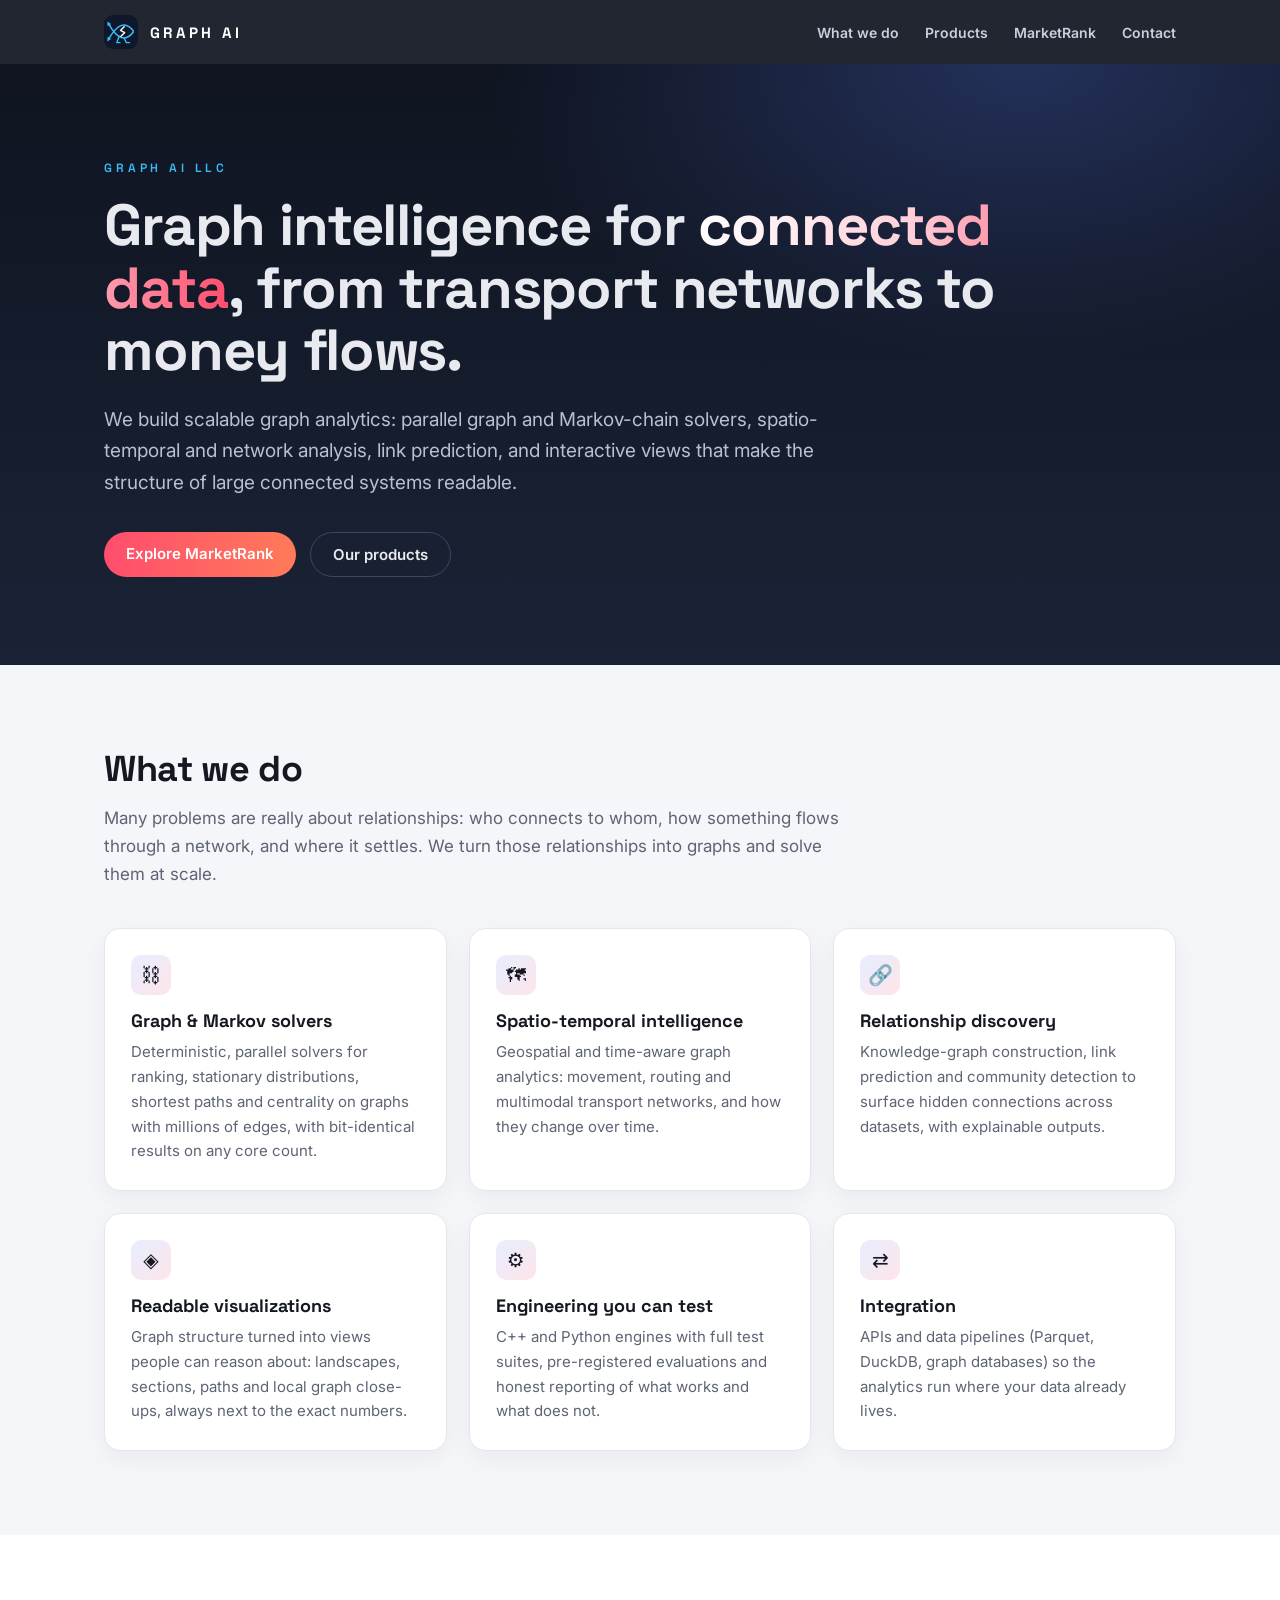
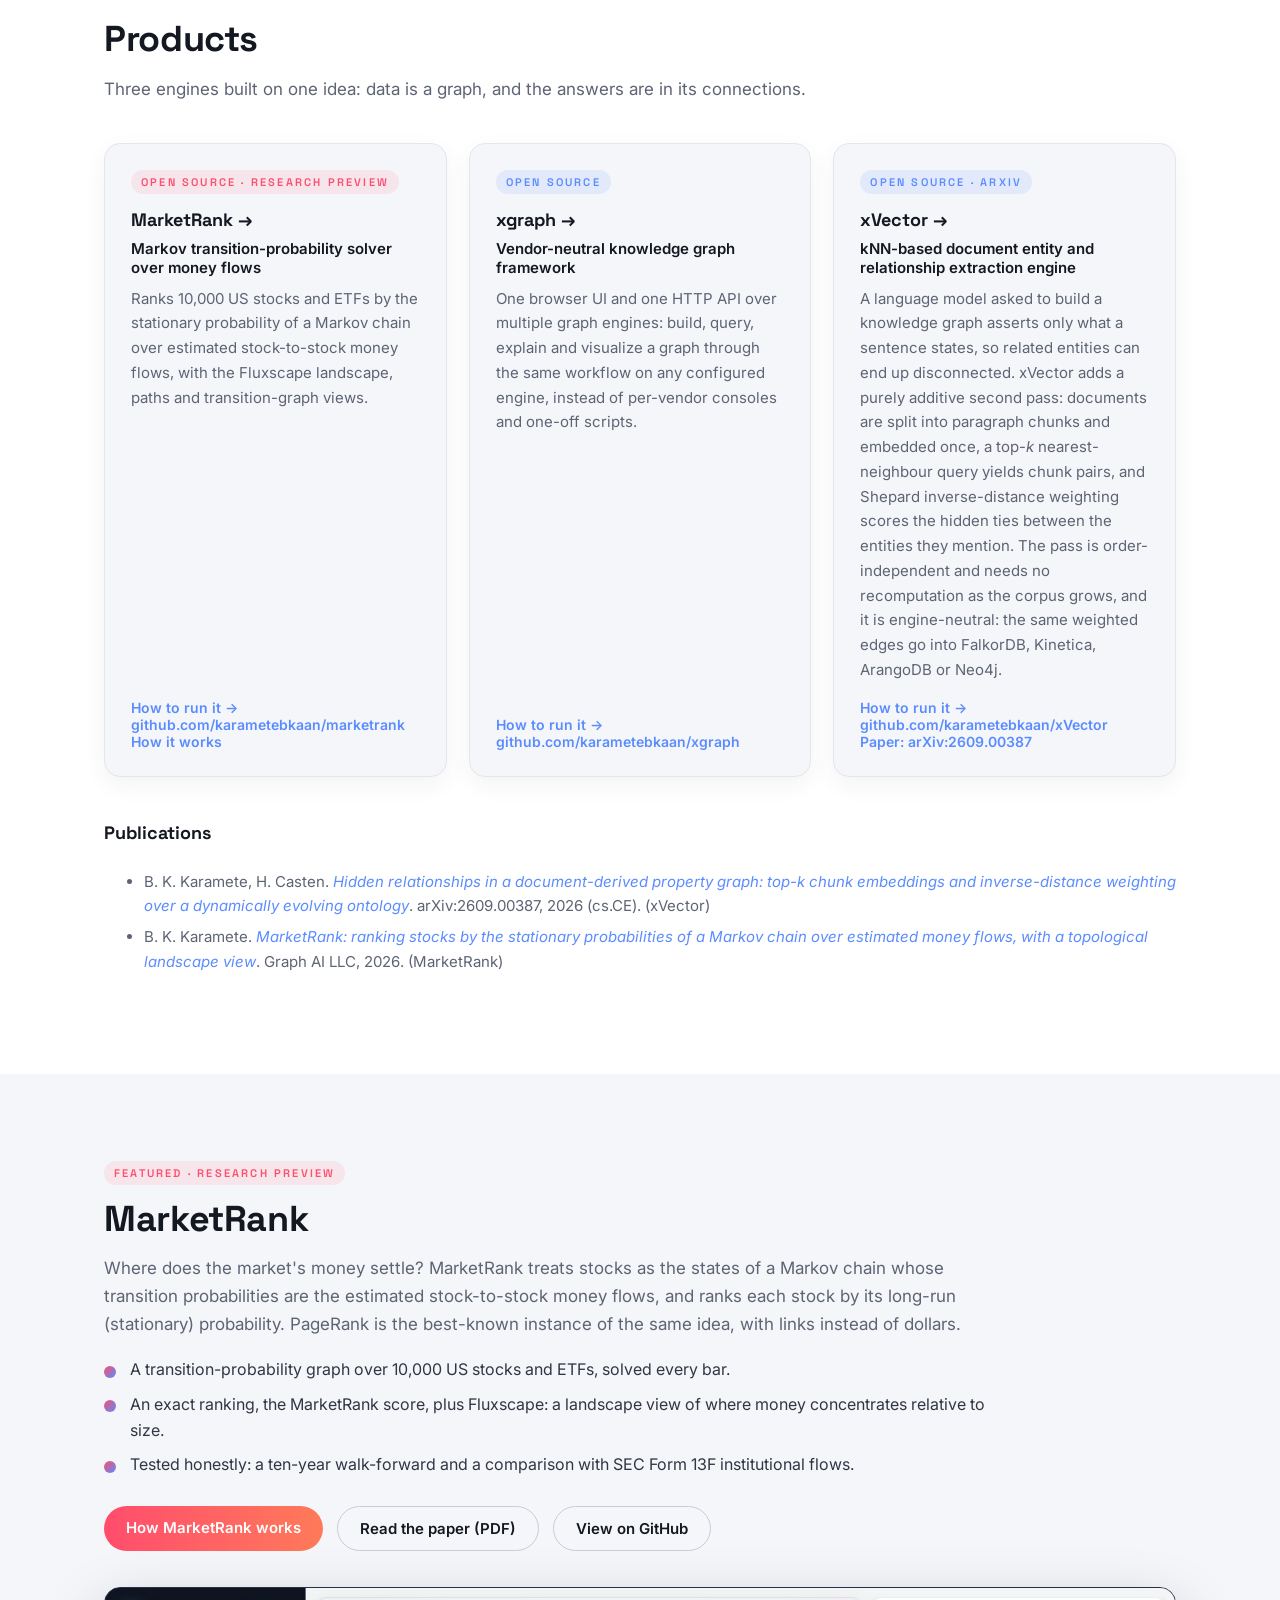
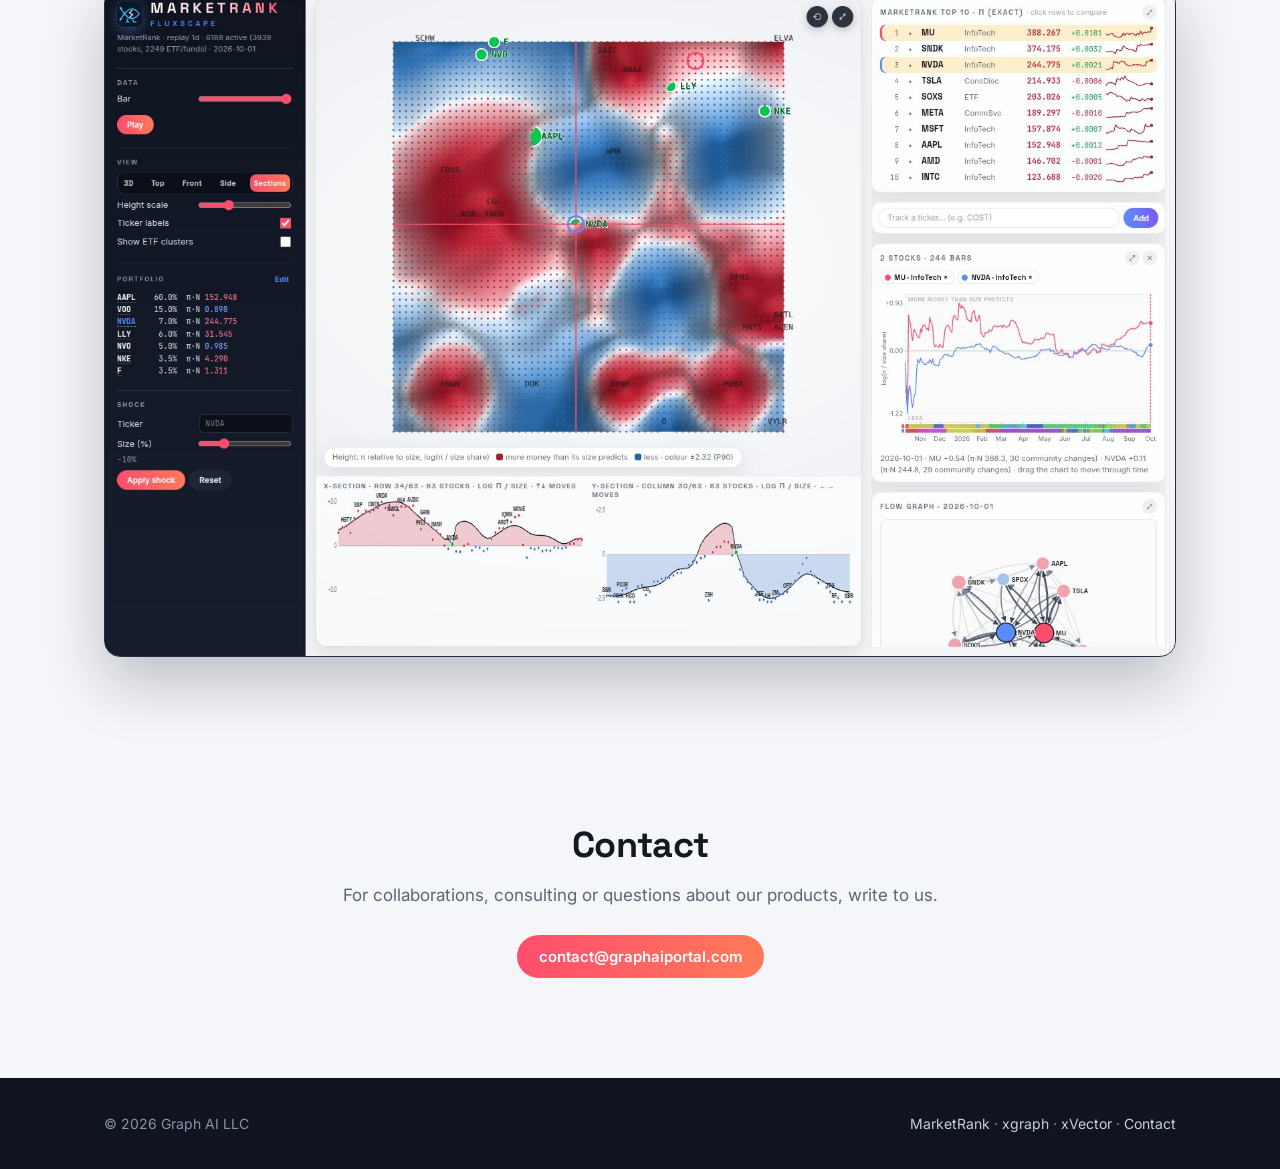
<file: index.html>
<!doctype html>
<html lang="en">
<head>
<meta charset="utf-8">
<meta name="viewport" content="width=device-width, initial-scale=1">
<title>Graph AI LLC: graph intelligence and Markov solvers</title>
<meta name="description" content="Graph AI LLC builds graph intelligence: parallel graph and Markov-chain solvers, spatio-temporal and transport-network analytics, link prediction, and MarketRank, a Markov transition-probability solver over stock-to-stock money flows.">
<link rel="icon" type="image/svg+xml" href="assets/favicon.svg">
<link rel="icon" type="image/png" sizes="512x512" href="assets/icon-512.png">
<link rel="apple-touch-icon" sizes="180x180" href="assets/apple-touch-icon.png">
<link rel="preconnect" href="https://fonts.googleapis.com">
<link rel="preconnect" href="https://fonts.gstatic.com" crossorigin>
<link rel="stylesheet" href="https://fonts.googleapis.com/css2?family=Space+Grotesk:wght@500;600;700&family=Inter:wght@400;500;600&family=JetBrains+Mono:wght@400;600&display=swap">
<link rel="stylesheet" href="assets/site.css">
</head>
<body>

<nav class="nav">
  <div class="wrap">
    <a class="brand" href="index.html"><img src="assets/favicon.svg" alt=""><span>Graph AI</span></a>
    <ul>
      <li class="hide-sm"><a href="#what">What we do</a></li>
      <li><a href="#products">Products</a></li>
      <li><a href="marketrank.html">MarketRank</a></li>
      <li><a href="#contact">Contact</a></li>
    </ul>
  </div>
</nav>

<header class="hero">
  <div class="wrap">
    <p class="eyebrow">Graph AI LLC</p>
    <h1>Graph intelligence for <span class="grad">connected data</span>, from transport networks to money flows.</h1>
    <p class="lead">We build scalable graph analytics: parallel graph and Markov-chain solvers, spatio-temporal and network analysis, link prediction, and interactive views that make the structure of large connected systems readable.</p>
    <div class="btns">
      <a class="btn primary" href="marketrank.html">Explore MarketRank</a>
      <a class="btn ghost" href="#products">Our products</a>
    </div>
  </div>
</header>

<section class="block" id="what">
  <div class="wrap">
    <h2>What we do</h2>
    <p class="sub">Many problems are really about relationships: who connects to whom, how something flows through a network, and where it settles. We turn those relationships into graphs and solve them at scale.</p>
    <div class="grid3">
      <div class="card"><div class="icon">⛓</div><h3>Graph &amp; Markov solvers</h3><p>Deterministic, parallel solvers for ranking, stationary distributions, shortest paths and centrality on graphs with millions of edges, with bit-identical results on any core count.</p></div>
      <div class="card"><div class="icon">🗺</div><h3>Spatio-temporal intelligence</h3><p>Geospatial and time-aware graph analytics: movement, routing and multimodal transport networks, and how they change over time.</p></div>
      <div class="card"><div class="icon">🔗</div><h3>Relationship discovery</h3><p>Knowledge-graph construction, link prediction and community detection to surface hidden connections across datasets, with explainable outputs.</p></div>
      <div class="card"><div class="icon">◈</div><h3>Readable visualizations</h3><p>Graph structure turned into views people can reason about: landscapes, sections, paths and local graph close-ups, always next to the exact numbers.</p></div>
      <div class="card"><div class="icon">⚙</div><h3>Engineering you can test</h3><p>C++ and Python engines with full test suites, pre-registered evaluations and honest reporting of what works and what does not.</p></div>
      <div class="card"><div class="icon">⇄</div><h3>Integration</h3><p>APIs and data pipelines (Parquet, DuckDB, graph databases) so the analytics run where your data already lives.</p></div>
    </div>
  </div>
</section>

<section class="block alt" id="products">
  <div class="wrap">
    <h2>Products</h2>
    <p class="sub">Three engines built on one idea: data is a graph, and the answers are in its connections.</p>
    <div class="grid3 products">
      <div class="card product">
        <span class="tag">Open source · Research preview</span>
        <h3><a href="marketrank.html">MarketRank →</a></h3>
        <p class="kicker">Markov transition-probability solver over money flows</p>
        <p>Ranks 10,000 US stocks and ETFs by the stationary probability of a Markov chain over estimated stock-to-stock money flows, with the Fluxscape landscape, paths and transition-graph views.</p>
        <span class="more"><a href="marketrank.html#run">How to run it →</a><br><a href="https://github.com/karametebkaan/marketrank" target="_blank" rel="noopener">github.com/karametebkaan/marketrank</a><br><a href="marketrank.html">How it works</a></span>
      </div>
      <div class="card product">
        <span class="tag tag-blue">Open source</span>
        <h3><a href="xgraph.html">xgraph →</a></h3>
        <p class="kicker">Vendor-neutral knowledge graph framework</p>
        <p>One browser UI and one HTTP API over multiple graph engines: build, query, explain and visualize a graph through the same workflow on any configured engine, instead of per-vendor consoles and one-off scripts.</p>
        <span class="more"><a href="xgraph.html#run">How to run it →</a><br><a href="https://github.com/karametebkaan/xgraph" target="_blank" rel="noopener">github.com/karametebkaan/xgraph</a></span>
      </div>
      <div class="card product">
        <span class="tag tag-blue">Open source · arXiv</span>
        <h3><a href="xvector.html">xVector →</a></h3>
        <p class="kicker">kNN-based document entity and relationship extraction engine</p>
        <p>A language model asked to build a knowledge graph asserts only what a sentence states, so related entities can end up disconnected. xVector adds a purely additive second pass: documents are split into paragraph chunks and embedded once, a top-<em>k</em> nearest-neighbour query yields chunk pairs, and Shepard inverse-distance weighting scores the hidden ties between the entities they mention. The pass is order-independent and needs no recomputation as the corpus grows, and it is engine-neutral: the same weighted edges go into FalkorDB, Kinetica, ArangoDB or Neo4j.</p>
        <span class="more"><a href="xvector.html#run">How to run it →</a><br><a href="https://github.com/karametebkaan/xVector" target="_blank" rel="noopener">github.com/karametebkaan/xVector</a><br><a href="https://arxiv.org/abs/2609.00387" target="_blank" rel="noopener">Paper: arXiv:2609.00387</a></span>
      </div>
    </div>
    <h3 style="font: 700 18px var(--display); margin: 44px 0 6px;">Publications</h3>
    <ul class="publications">
      <li>B. K. Karamete, H. Casten. <a href="https://arxiv.org/abs/2609.00387" target="_blank" rel="noopener"><em>Hidden relationships in a document-derived property graph: top-k chunk embeddings and inverse-distance weighting over a dynamically evolving ontology</em></a>. arXiv:2609.00387, 2026 (cs.CE). (xVector)</li>
      <li>B. K. Karamete. <a href="assets/marketrank-paper.pdf"><em>MarketRank: ranking stocks by the stationary probabilities of a Markov chain over estimated money flows, with a topological landscape view</em></a>. Graph AI LLC, 2026. (MarketRank)</li>
    </ul>
  </div>
</section>

<section class="block" id="marketrank">
  <div class="wrap feature feature-stack">
    <div>
      <span class="tag">Featured · Research preview</span>
      <h2>MarketRank</h2>
      <p class="sub" style="margin-bottom:0">Where does the market's money settle? MarketRank treats stocks as the states of a Markov chain whose transition probabilities are the estimated stock-to-stock money flows, and ranks each stock by its long-run (stationary) probability. PageRank is the best-known instance of the same idea, with links instead of dollars.</p>
      <ul class="ticks">
        <li>A transition-probability graph over 10,000 US stocks and ETFs, solved every bar.</li>
        <li>An exact ranking, the MarketRank score, plus Fluxscape: a landscape view of where money concentrates relative to size.</li>
        <li>Tested honestly: a ten-year walk-forward and a comparison with SEC Form 13F institutional flows.</li>
      </ul>
      <div class="btns">
        <a class="btn primary" href="marketrank.html">How MarketRank works</a>
        <a class="btn ghost" href="assets/marketrank-paper.pdf">Read the paper (PDF)</a>
        <a class="btn ghost" href="https://github.com/karametebkaan/marketrank" target="_blank" rel="noopener">View on GitHub</a>
      </div>
    </div>
  </div>
  <div class="wrap">
    <div class="shot shot-wide"><video src="assets/marketrank-demo.mp4" poster="assets/marketrank-ui.jpg" autoplay muted loop playsinline preload="metadata" aria-label="MarketRank in action: the landscape, ranking, paths and transition graph stepping through the last six months of bars"></video></div>
  </div>
</section>

<section class="block contact" id="contact">
  <div class="wrap">
    <h2>Contact</h2>
    <p class="sub">For collaborations, consulting or questions about our products, write to us.</p>
    <p><a class="btn primary" href="mailto:contact@graphaiportal.com">contact@graphaiportal.com</a></p>
  </div>
</section>

<footer>
  <div class="wrap">
    <span>© 2026 Graph AI LLC</span>
    <span><a href="marketrank.html">MarketRank</a> · <a href="xgraph.html">xgraph</a> · <a href="xvector.html">xVector</a> · <a href="index.html#contact">Contact</a></span>
  </div>
</footer>
</body>
</html>
</file>
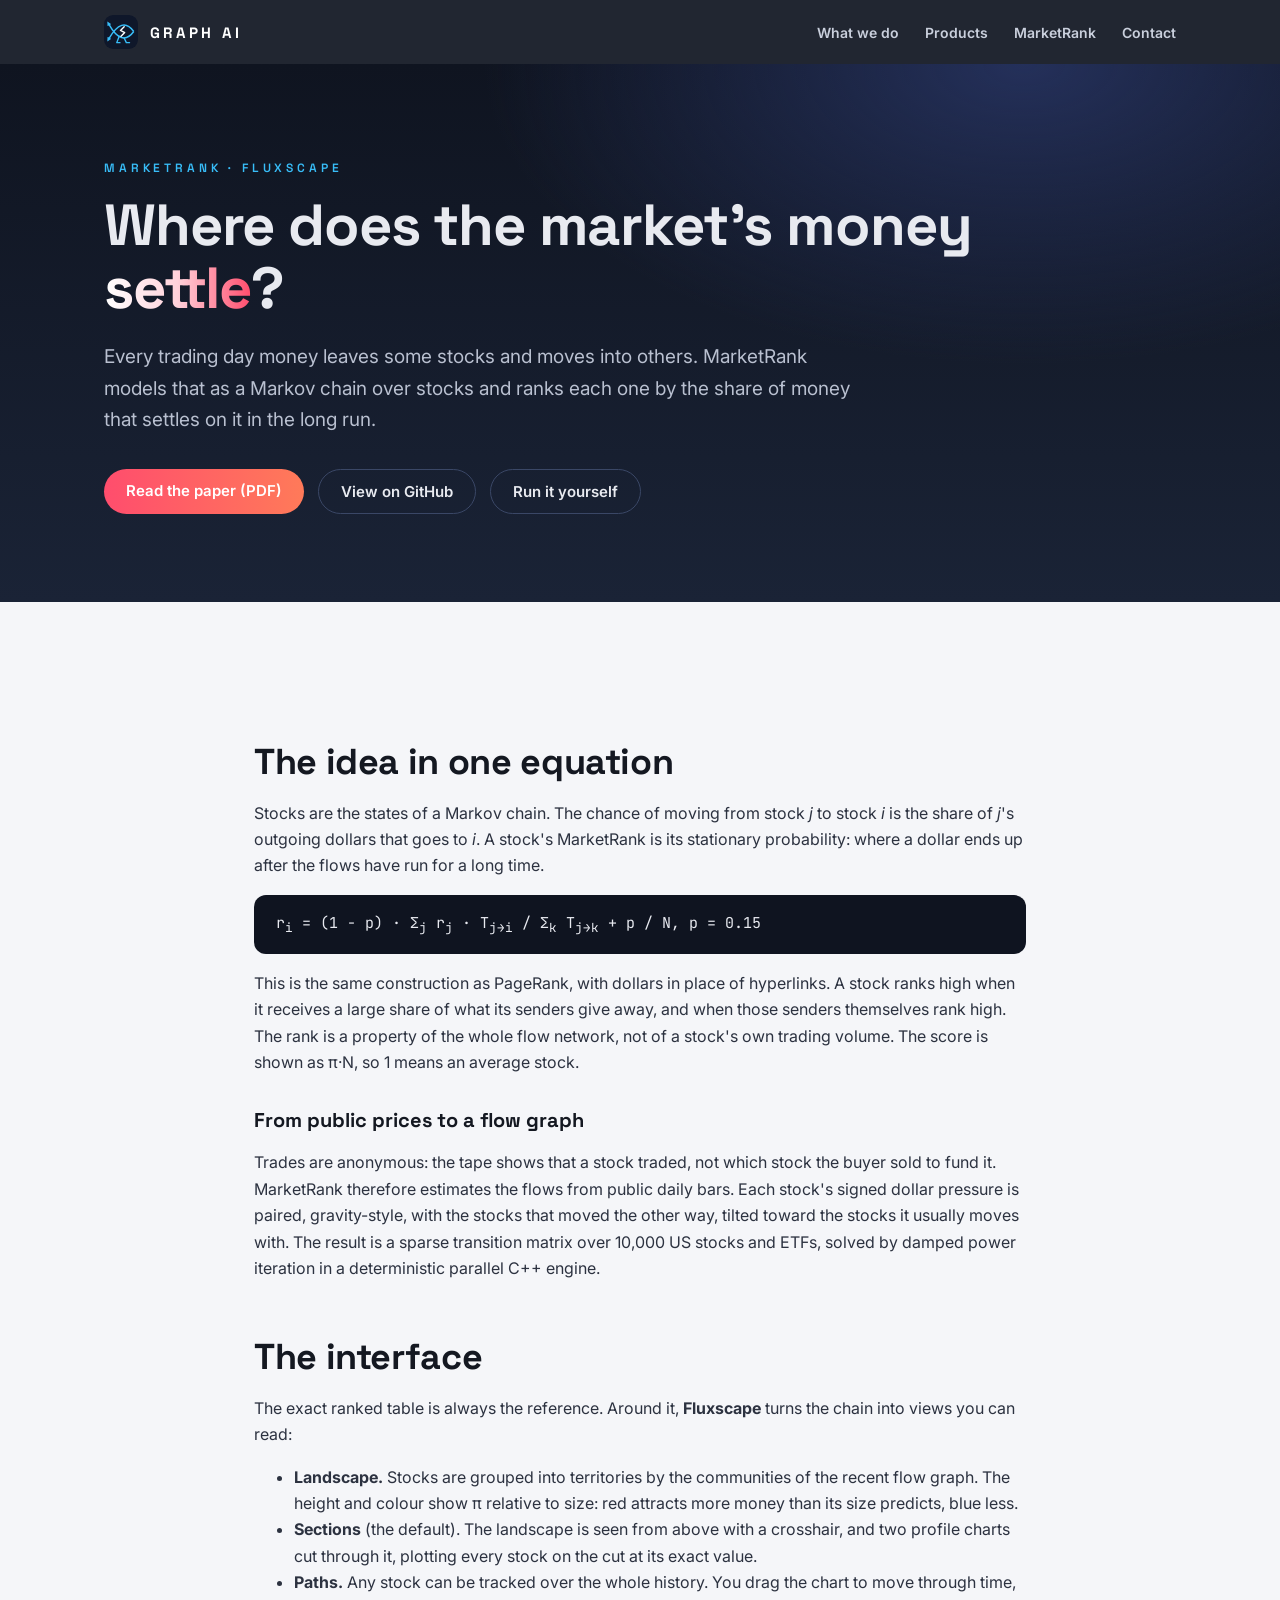
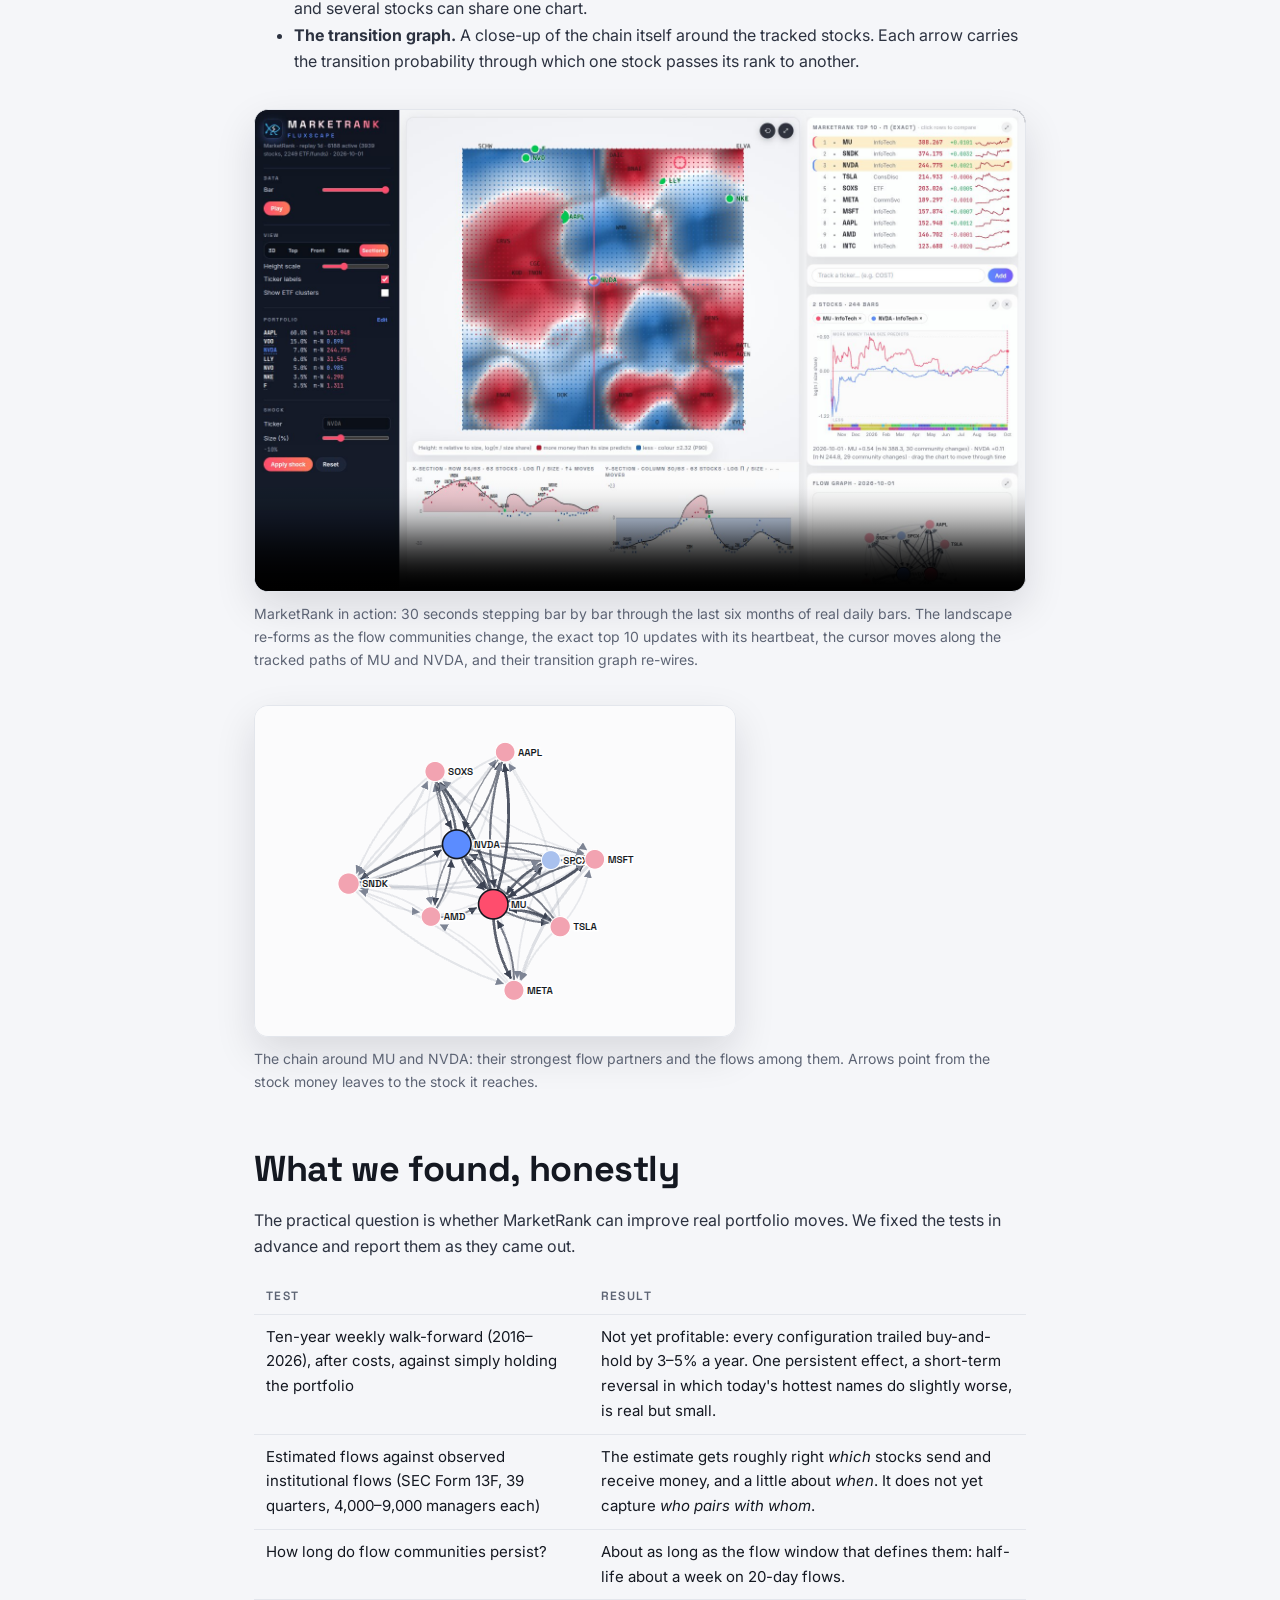
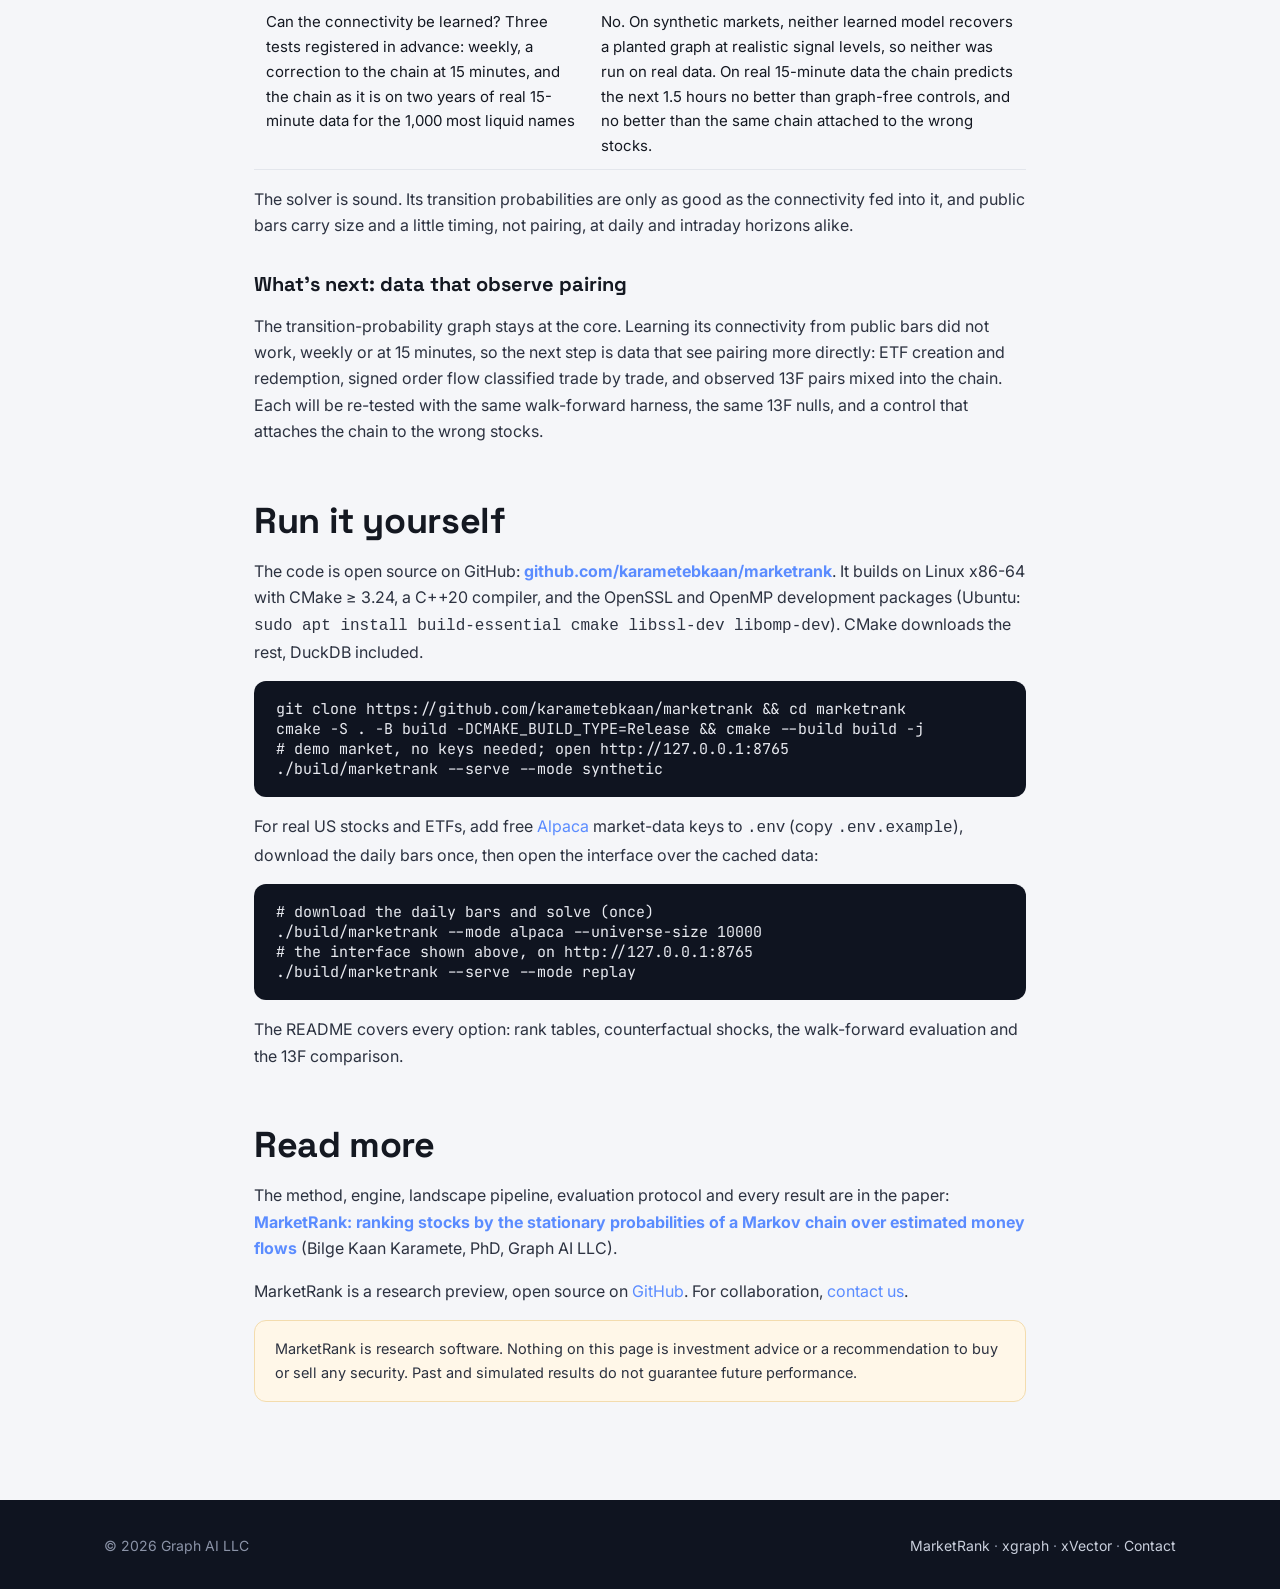
<file: marketrank.html>
<!doctype html>
<html lang="en">
<head>
<meta charset="utf-8">
<meta name="viewport" content="width=device-width, initial-scale=1">
<title>MarketRank: a Markov solver for where money settles | Graph AI LLC</title>
<meta name="description" content="MarketRank ranks stocks by the stationary probabilities of a Markov chain whose transition probabilities are estimated stock-to-stock money flows. Method, interface, honest results and the paper.">
<link rel="icon" type="image/svg+xml" href="assets/favicon.svg">
<link rel="icon" type="image/png" sizes="512x512" href="assets/icon-512.png">
<link rel="apple-touch-icon" sizes="180x180" href="assets/apple-touch-icon.png">
<link rel="preconnect" href="https://fonts.googleapis.com">
<link rel="preconnect" href="https://fonts.gstatic.com" crossorigin>
<link rel="stylesheet" href="https://fonts.googleapis.com/css2?family=Space+Grotesk:wght@500;600;700&family=Inter:wght@400;500;600&family=JetBrains+Mono:wght@400;600&display=swap">
<link rel="stylesheet" href="assets/site.css">
</head>
<body>

<nav class="nav">
  <div class="wrap">
    <a class="brand" href="index.html"><img src="assets/favicon.svg" alt=""><span>Graph AI</span></a>
    <ul>
      <li class="hide-sm"><a href="index.html#what">What we do</a></li>
      <li><a href="index.html#products">Products</a></li>
      <li><a href="marketrank.html">MarketRank</a></li>
      <li><a href="index.html#contact">Contact</a></li>
    </ul>
  </div>
</nav>

<header class="hero">
  <div class="wrap">
    <p class="eyebrow">MarketRank · Fluxscape</p>
    <h1>Where does the market's money <span class="grad">settle</span>?</h1>
    <p class="lead">Every trading day money leaves some stocks and moves into others. MarketRank models that as a Markov chain over stocks and ranks each one by the share of money that settles on it in the long run.</p>
    <div class="btns">
      <a class="btn primary" href="assets/marketrank-paper.pdf">Read the paper (PDF)</a>
      <a class="btn ghost" href="https://github.com/karametebkaan/marketrank" target="_blank" rel="noopener">View on GitHub</a>
      <a class="btn ghost" href="#run">Run it yourself</a>
    </div>
  </div>
</header>

<section class="block">
  <div class="wrap prose">
    <h2>The idea in one equation</h2>
    <p>Stocks are the states of a Markov chain. The chance of moving from stock <em>j</em> to stock <em>i</em> is the share of <em>j</em>'s outgoing dollars that goes to <em>i</em>. A stock's MarketRank is its stationary probability: where a dollar ends up after the flows have run for a long time.</p>
    <div class="formula">r<sub>i</sub> = (1 − p) · Σ<sub>j</sub> r<sub>j</sub> · T<sub>j→i</sub> / Σ<sub>k</sub> T<sub>j→k</sub>  +  p / N,     p = 0.15</div>
    <p>This is the same construction as PageRank, with dollars in place of hyperlinks. A stock ranks high when it receives a large share of what its senders give away, and when those senders themselves rank high. The rank is a property of the whole flow network, not of a stock's own trading volume. The score is shown as π·N, so 1 means an average stock.</p>

    <h3>From public prices to a flow graph</h3>
    <p>Trades are anonymous: the tape shows that a stock traded, not which stock the buyer sold to fund it. MarketRank therefore estimates the flows from public daily bars. Each stock's signed dollar pressure is paired, gravity-style, with the stocks that moved the other way, tilted toward the stocks it usually moves with. The result is a sparse transition matrix over 10,000 US stocks and ETFs, solved by damped power iteration in a deterministic parallel C++ engine.</p>

    <h2>The interface</h2>
    <p>The exact ranked table is always the reference. Around it, <strong>Fluxscape</strong> turns the chain into views you can read:</p>
    <ul>
      <li><strong>Landscape.</strong> Stocks are grouped into territories by the communities of the recent flow graph. The height and colour show π relative to size: red attracts more money than its size predicts, blue less.</li>
      <li><strong>Sections</strong> (the default). The landscape is seen from above with a crosshair, and two profile charts cut through it, plotting every stock on the cut at its exact value.</li>
      <li><strong>Paths.</strong> Any stock can be tracked over the whole history. You drag the chart to move through time, and several stocks can share one chart.</li>
      <li><strong>The transition graph.</strong> A close-up of the chain itself around the tracked stocks. Each arrow carries the transition probability through which one stock passes its rank to another.</li>
    </ul>
    <figure>
      <video class="demo" src="assets/marketrank-demo.mp4" poster="assets/marketrank-ui.jpg" controls autoplay muted loop playsinline preload="metadata"></video>
      <figcaption>MarketRank in action: 30 seconds stepping bar by bar through the last six months of real daily bars. The landscape re-forms as the flow communities change, the exact top 10 updates with its heartbeat, the cursor moves along the tracked paths of MU and NVDA, and their transition graph re-wires.</figcaption>
    </figure>
    <figure>
      <img src="assets/flow-graph.png" alt="Transition graph around MU and NVDA" style="max-width:520px">
      <figcaption>The chain around MU and NVDA: their strongest flow partners and the flows among them. Arrows point from the stock money leaves to the stock it reaches.</figcaption>
    </figure>

    <h2 id="results">What we found, honestly</h2>
    <p>The practical question is whether MarketRank can improve real portfolio moves. We fixed the tests in advance and report them as they came out.</p>
    <table class="results">
      <tr><th>Test</th><th>Result</th></tr>
      <tr><td>Ten-year weekly walk-forward (2016–2026), after costs, against simply holding the portfolio</td><td>Not yet profitable: every configuration trailed buy-and-hold by 3–5% a year. One persistent effect, a short-term reversal in which today's hottest names do slightly worse, is real but small.</td></tr>
      <tr><td>Estimated flows against observed institutional flows (SEC Form 13F, 39 quarters, 4,000–9,000 managers each)</td><td>The estimate gets roughly right <em>which</em> stocks send and receive money, and a little about <em>when</em>. It does not yet capture <em>who pairs with whom</em>.</td></tr>
      <tr><td>How long do flow communities persist?</td><td>About as long as the flow window that defines them: half-life about a week on 20-day flows.</td></tr>
      <tr><td>Can the connectivity be learned? Three tests registered in advance: weekly, a correction to the chain at 15 minutes, and the chain as it is on two years of real 15-minute data for the 1,000 most liquid names</td><td>No. On synthetic markets, neither learned model recovers a planted graph at realistic signal levels, so neither was run on real data. On real 15-minute data the chain predicts the next 1.5 hours no better than graph-free controls, and no better than the same chain attached to the wrong stocks.</td></tr>
    </table>
    <p>The solver is sound. Its transition probabilities are only as good as the connectivity fed into it, and public bars carry size and a little timing, not pairing, at daily and intraday horizons alike.</p>

    <h3>What's next: data that observe pairing</h3>
    <p>The transition-probability graph stays at the core. Learning its connectivity from public bars did not work, weekly or at 15 minutes, so the next step is data that see pairing more directly: ETF creation and redemption, signed order flow classified trade by trade, and observed 13F pairs mixed into the chain. Each will be re-tested with the same walk-forward harness, the same 13F nulls, and a control that attaches the chain to the wrong stocks.</p>

    <h2 id="run">Run it yourself</h2>
    <p>The code is open source on GitHub: <a href="https://github.com/karametebkaan/marketrank" target="_blank" rel="noopener"><strong>github.com/karametebkaan/marketrank</strong></a>. It builds on Linux x86-64 with CMake ≥ 3.24, a C++20 compiler, and the OpenSSL and OpenMP development packages (Ubuntu: <code>sudo apt install build-essential cmake libssl-dev libomp-dev</code>). CMake downloads the rest, DuckDB included.</p>
    <pre class="formula">git clone https://github.com/karametebkaan/marketrank &amp;&amp; cd marketrank
cmake -S . -B build -DCMAKE_BUILD_TYPE=Release &amp;&amp; cmake --build build -j
# demo market, no keys needed; open http://127.0.0.1:8765
./build/marketrank --serve --mode synthetic</pre>
    <p>For real US stocks and ETFs, add free <a href="https://alpaca.markets" target="_blank" rel="noopener">Alpaca</a> market-data keys to <code>.env</code> (copy <code>.env.example</code>), download the daily bars once, then open the interface over the cached data:</p>
    <pre class="formula"># download the daily bars and solve (once)
./build/marketrank --mode alpaca --universe-size 10000
# the interface shown above, on http://127.0.0.1:8765
./build/marketrank --serve --mode replay</pre>
    <p>The README covers every option: rank tables, counterfactual shocks, the walk-forward evaluation and the 13F comparison.</p>

    <h2>Read more</h2>
    <p>The method, engine, landscape pipeline, evaluation protocol and every result are in the paper: <a href="assets/marketrank-paper.pdf"><strong>MarketRank: ranking stocks by the stationary probabilities of a Markov chain over estimated money flows</strong></a> (Bilge Kaan Karamete, PhD, Graph AI LLC).</p>
    <p>MarketRank is a research preview, open source on <a href="https://github.com/karametebkaan/marketrank" target="_blank" rel="noopener">GitHub</a>. For collaboration, <a href="index.html#contact">contact us</a>.</p>
    <p class="note">MarketRank is research software. Nothing on this page is investment advice or a recommendation to buy or sell any security. Past and simulated results do not guarantee future performance.</p>
  </div>
</section>

<footer>
  <div class="wrap">
    <span>© 2026 Graph AI LLC</span>
    <span><a href="marketrank.html">MarketRank</a> · <a href="xgraph.html">xgraph</a> · <a href="xvector.html">xVector</a> · <a href="index.html#contact">Contact</a></span>
  </div>
</footer>
</body>
</html>
</file>
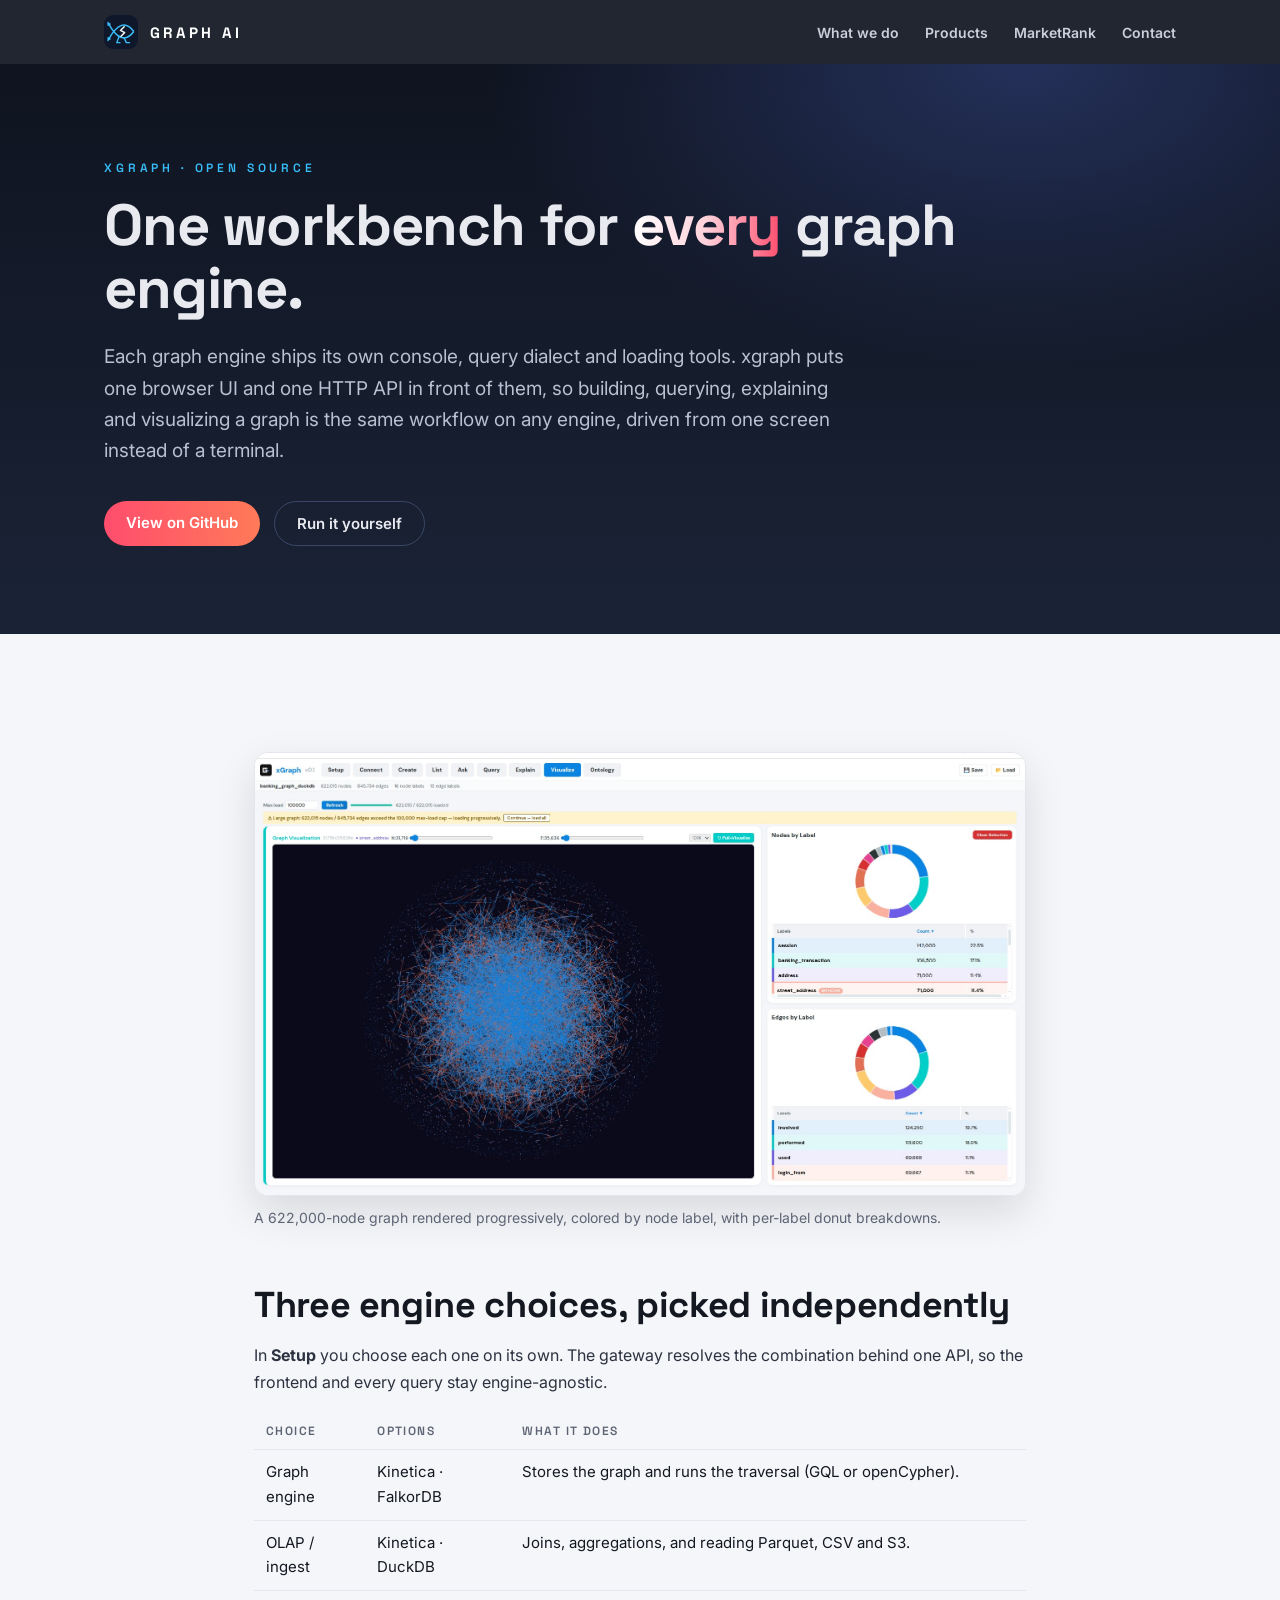
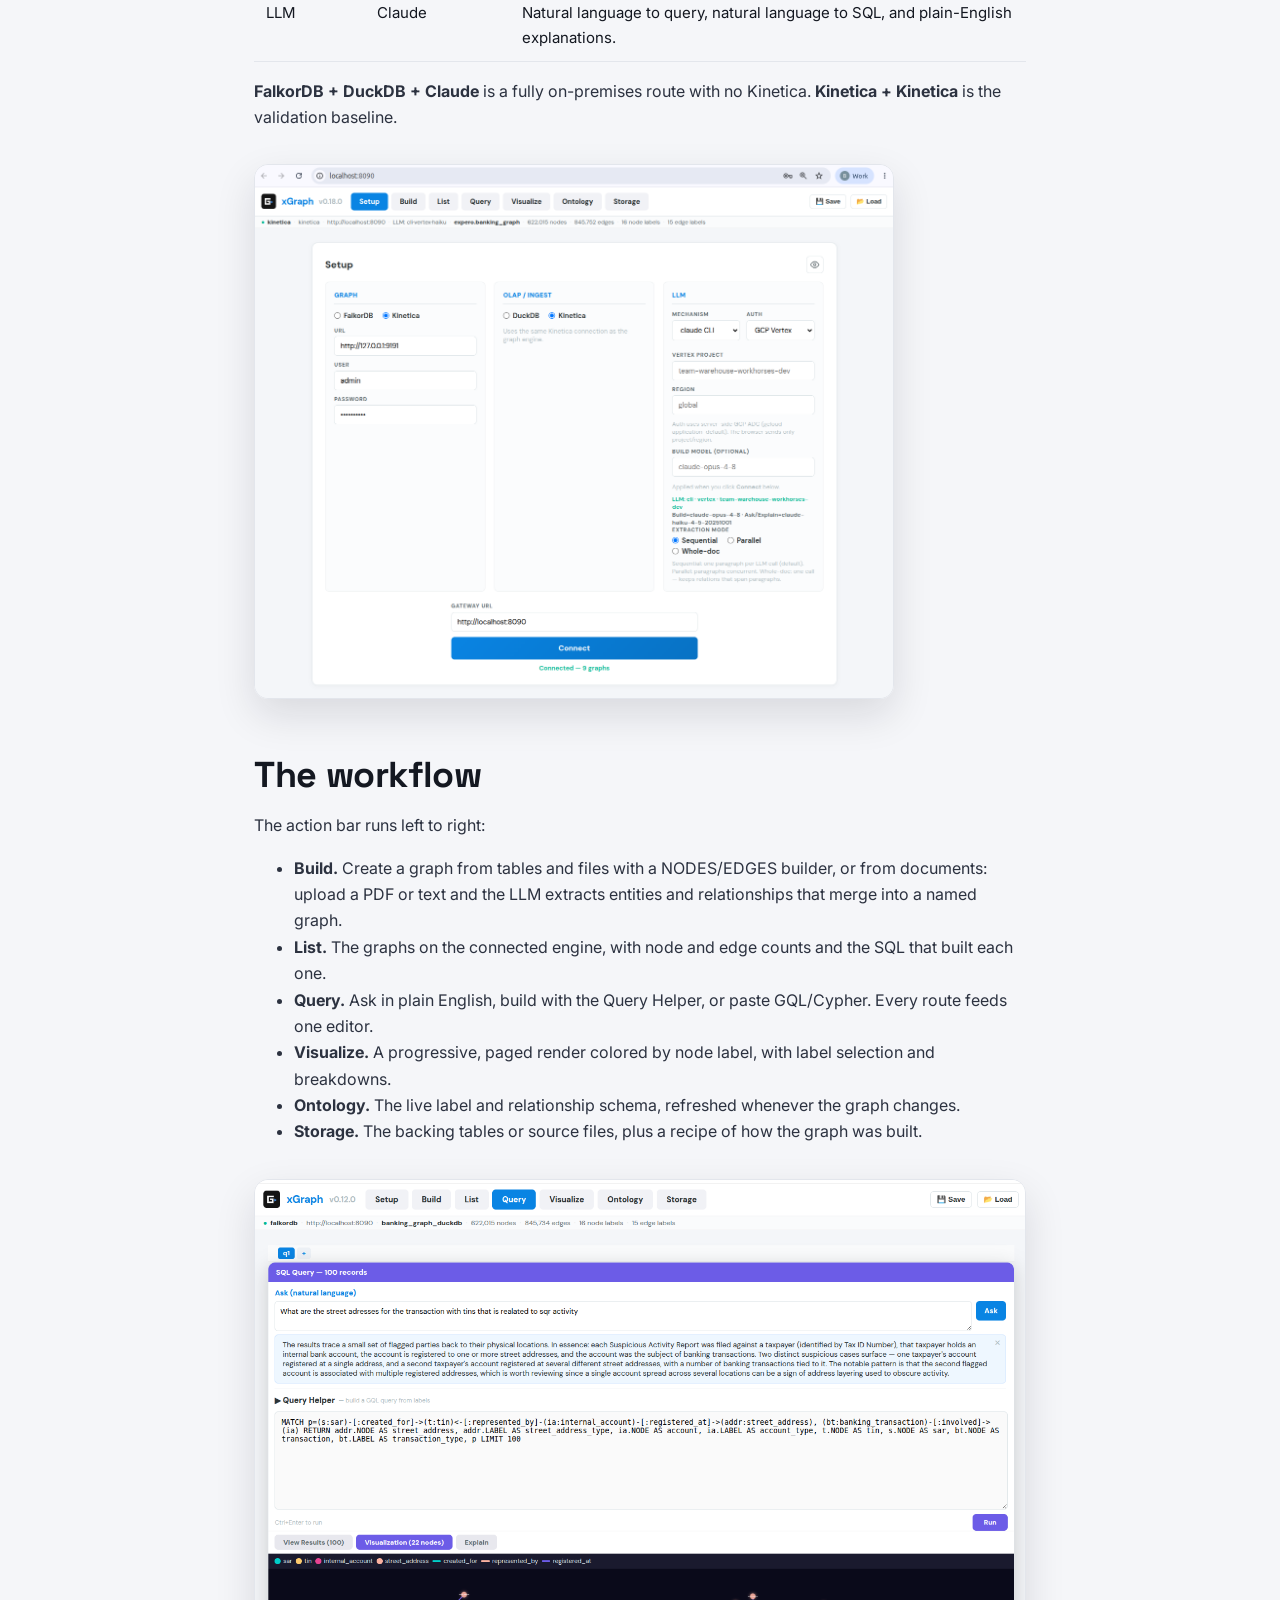
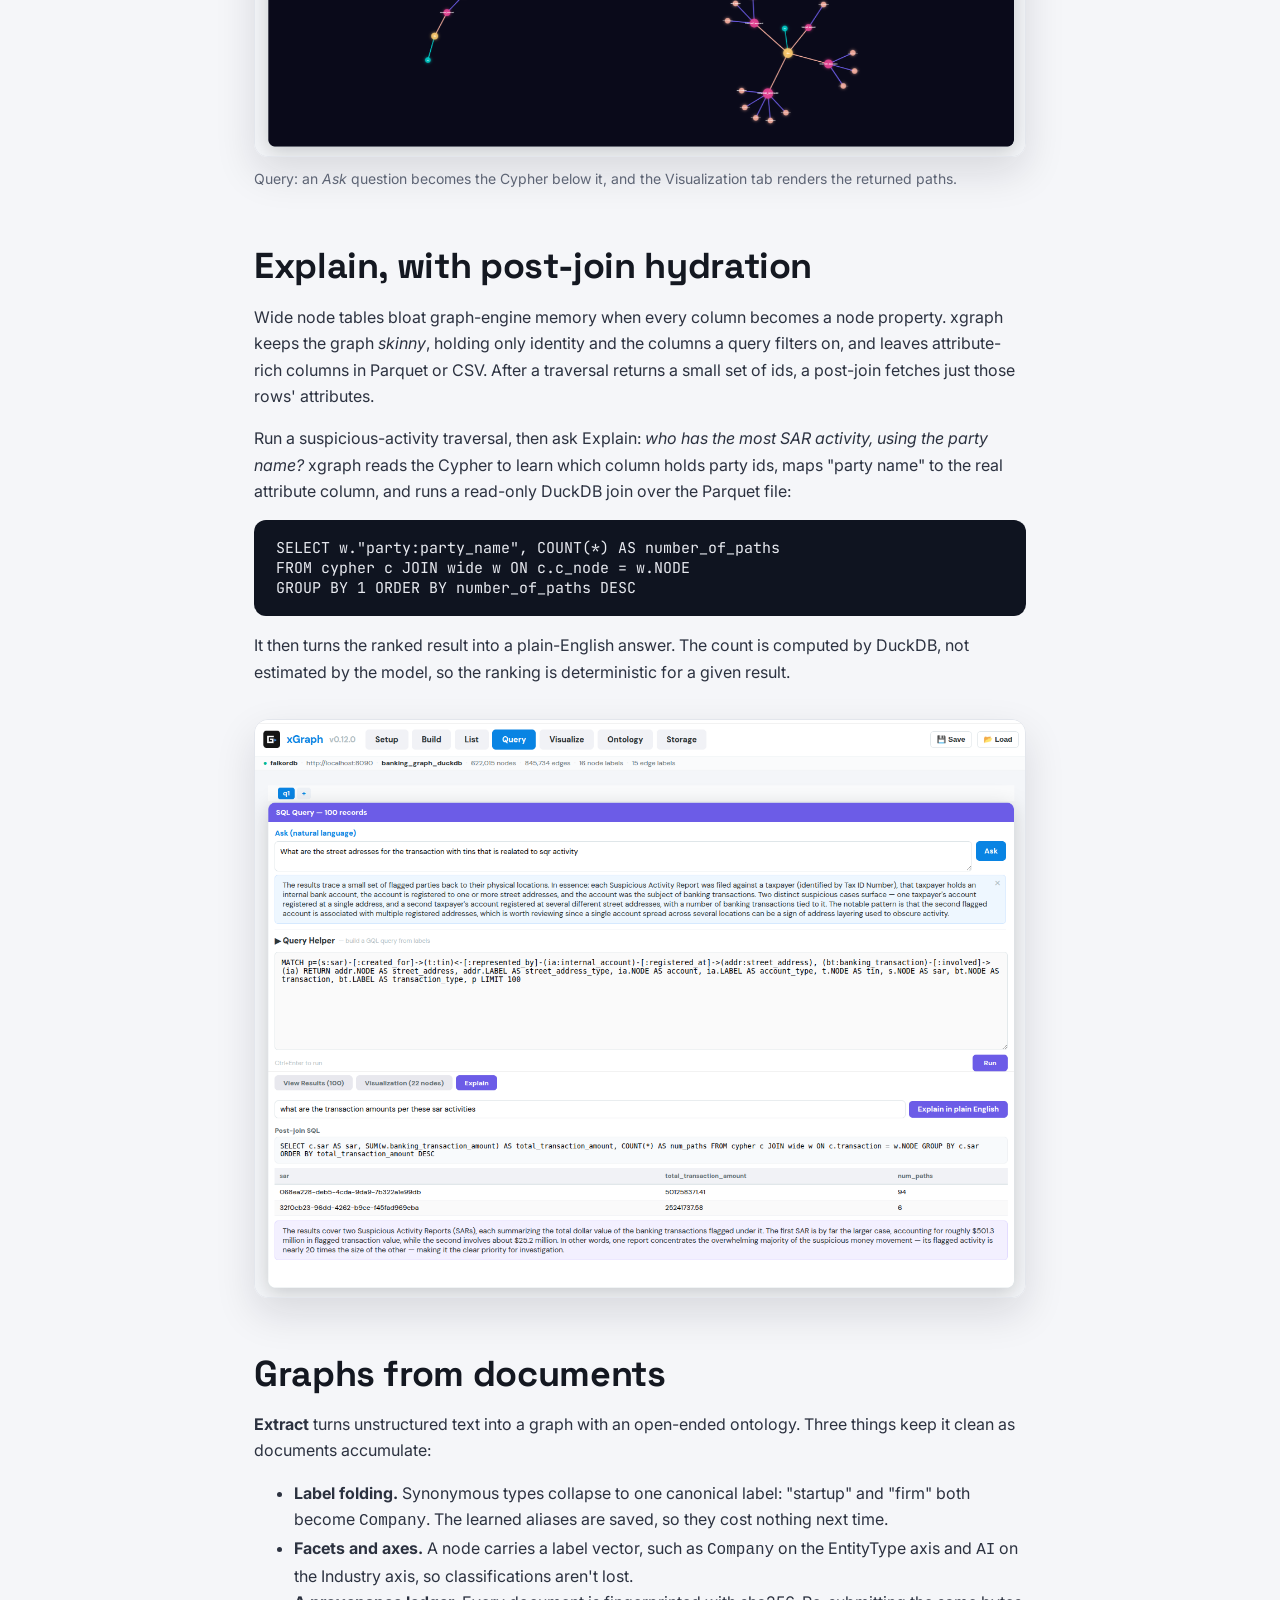
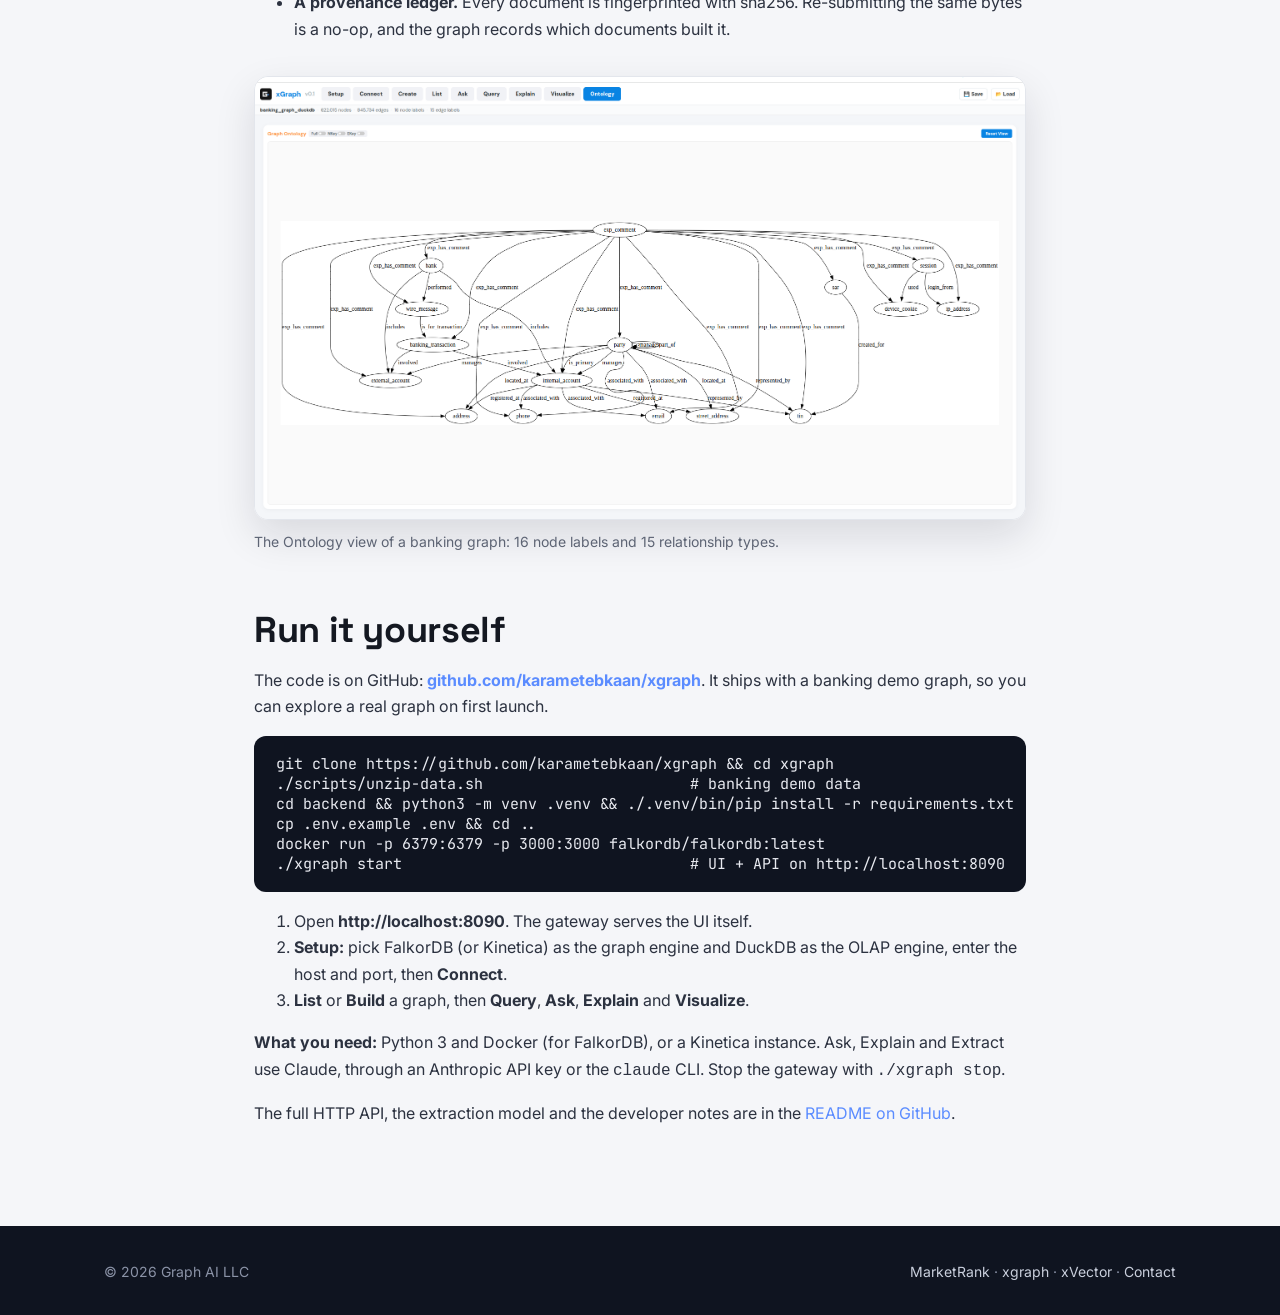
<file: xgraph.html>
<!doctype html>
<html lang="en">
<head>
<meta charset="utf-8">
<meta name="viewport" content="width=device-width, initial-scale=1">
<title>xgraph: a vendor-neutral graph workbench | Graph AI LLC</title>
<meta name="description" content="xgraph puts one browser UI and one HTTP API in front of multiple graph engines: build, query, explain and visualize a graph through the same workflow on FalkorDB or Kinetica, with DuckDB or Kinetica for OLAP and Claude for natural language.">
<link rel="icon" type="image/svg+xml" href="assets/favicon.svg">
<link rel="icon" type="image/png" sizes="512x512" href="assets/icon-512.png">
<link rel="apple-touch-icon" sizes="180x180" href="assets/apple-touch-icon.png">
<link rel="preconnect" href="https://fonts.googleapis.com">
<link rel="preconnect" href="https://fonts.gstatic.com" crossorigin>
<link rel="stylesheet" href="https://fonts.googleapis.com/css2?family=Space+Grotesk:wght@500;600;700&family=Inter:wght@400;500;600&family=JetBrains+Mono:wght@400;600&display=swap">
<link rel="stylesheet" href="assets/site.css">
</head>
<body>

<nav class="nav">
  <div class="wrap">
    <a class="brand" href="index.html"><img src="assets/favicon.svg" alt=""><span>Graph AI</span></a>
    <ul>
      <li class="hide-sm"><a href="index.html#what">What we do</a></li>
      <li><a href="index.html#products">Products</a></li>
      <li><a href="marketrank.html">MarketRank</a></li>
      <li><a href="index.html#contact">Contact</a></li>
    </ul>
  </div>
</nav>

<header class="hero">
  <div class="wrap">
    <p class="eyebrow">xgraph · Open source</p>
    <h1>One workbench for <span class="grad">every</span> graph engine.</h1>
    <p class="lead">Each graph engine ships its own console, query dialect and loading tools. xgraph puts one browser UI and one HTTP API in front of them, so building, querying, explaining and visualizing a graph is the same workflow on any engine, driven from one screen instead of a terminal.</p>
    <div class="btns">
      <a class="btn primary" href="https://github.com/karametebkaan/xgraph" target="_blank" rel="noopener">View on GitHub</a>
      <a class="btn ghost" href="#run">Run it yourself</a>
    </div>
  </div>
</header>

<section class="block">
  <div class="wrap prose">
    <figure>
      <img src="assets/xgraph-visualize.jpg" alt="xgraph visualizing a 622,000-node graph, colored by label, with per-label breakdowns">
      <figcaption>A 622,000-node graph rendered progressively, colored by node label, with per-label donut breakdowns.</figcaption>
    </figure>

    <h2>Three engine choices, picked independently</h2>
    <p>In <strong>Setup</strong> you choose each one on its own. The gateway resolves the combination behind one API, so the frontend and every query stay engine-agnostic.</p>
    <table class="results">
      <tr><th>Choice</th><th>Options</th><th>What it does</th></tr>
      <tr><td>Graph engine</td><td>Kinetica · FalkorDB</td><td>Stores the graph and runs the traversal (GQL or openCypher).</td></tr>
      <tr><td>OLAP / ingest</td><td>Kinetica · DuckDB</td><td>Joins, aggregations, and reading Parquet, CSV and S3.</td></tr>
      <tr><td>LLM</td><td>Claude</td><td>Natural language to query, natural language to SQL, and plain-English explanations.</td></tr>
    </table>
    <p><strong>FalkorDB + DuckDB + Claude</strong> is a fully on-premises route with no Kinetica. <strong>Kinetica + Kinetica</strong> is the validation baseline.</p>
    <figure>
      <img src="assets/xgraph-setup.png" alt="xgraph Setup panel: graph engine, OLAP engine and LLM chosen independently" style="max-width:640px">
    </figure>

    <h2>The workflow</h2>
    <p>The action bar runs left to right:</p>
    <ul>
      <li><strong>Build.</strong> Create a graph from tables and files with a NODES/EDGES builder, or from documents: upload a PDF or text and the LLM extracts entities and relationships that merge into a named graph.</li>
      <li><strong>List.</strong> The graphs on the connected engine, with node and edge counts and the SQL that built each one.</li>
      <li><strong>Query.</strong> Ask in plain English, build with the Query Helper, or paste GQL/Cypher. Every route feeds one editor.</li>
      <li><strong>Visualize.</strong> A progressive, paged render colored by node label, with label selection and breakdowns.</li>
      <li><strong>Ontology.</strong> The live label and relationship schema, refreshed whenever the graph changes.</li>
      <li><strong>Storage.</strong> The backing tables or source files, plus a recipe of how the graph was built.</li>
    </ul>
    <figure>
      <img src="assets/xgraph-query.png" alt="Unified Query: a question turned into Cypher and a visualization of the returned paths">
      <figcaption>Query: an <em>Ask</em> question becomes the Cypher below it, and the Visualization tab renders the returned paths.</figcaption>
    </figure>

    <h2 id="explain">Explain, with post-join hydration</h2>
    <p>Wide node tables bloat graph-engine memory when every column becomes a node property. xgraph keeps the graph <em>skinny</em>, holding only identity and the columns a query filters on, and leaves attribute-rich columns in Parquet or CSV. After a traversal returns a small set of ids, a post-join fetches just those rows' attributes.</p>
    <p>Run a suspicious-activity traversal, then ask Explain: <em>who has the most SAR activity, using the party name?</em> xgraph reads the Cypher to learn which column holds party ids, maps "party name" to the real attribute column, and runs a read-only DuckDB join over the Parquet file:</p>
    <pre class="formula">SELECT w."party:party_name", COUNT(*) AS number_of_paths
FROM cypher c JOIN wide w ON c.c_node = w.NODE
GROUP BY 1 ORDER BY number_of_paths DESC</pre>
    <p>It then turns the ranked result into a plain-English answer. The count is computed by DuckDB, not estimated by the model, so the ranking is deterministic for a given result.</p>
    <figure>
      <img src="assets/xgraph-explain-postjoin.png" alt="Explain tab: focus, generated post-join SQL and the ranked answer">
    </figure>

    <h2>Graphs from documents</h2>
    <p><strong>Extract</strong> turns unstructured text into a graph with an open-ended ontology. Three things keep it clean as documents accumulate:</p>
    <ul>
      <li><strong>Label folding.</strong> Synonymous types collapse to one canonical label: "startup" and "firm" both become <code>Company</code>. The learned aliases are saved, so they cost nothing next time.</li>
      <li><strong>Facets and axes.</strong> A node carries a label vector, such as <code>Company</code> on the EntityType axis and <code>AI</code> on the Industry axis, so classifications aren't lost.</li>
      <li><strong>A provenance ledger.</strong> Every document is fingerprinted with sha256. Re-submitting the same bytes is a no-op, and the graph records which documents built it.</li>
    </ul>
    <figure>
      <img src="assets/xgraph-ontology.png" alt="Ontology view: node labels and relationship types">
      <figcaption>The Ontology view of a banking graph: 16 node labels and 15 relationship types.</figcaption>
    </figure>

    <h2 id="run">Run it yourself</h2>
    <p>The code is on GitHub: <a href="https://github.com/karametebkaan/xgraph" target="_blank" rel="noopener"><strong>github.com/karametebkaan/xgraph</strong></a>. It ships with a banking demo graph, so you can explore a real graph on first launch.</p>
    <pre class="formula">git clone https://github.com/karametebkaan/xgraph &amp;&amp; cd xgraph
./scripts/unzip-data.sh                       # banking demo data
cd backend &amp;&amp; python3 -m venv .venv &amp;&amp; ./.venv/bin/pip install -r requirements.txt
cp .env.example .env &amp;&amp; cd ..
docker run -p 6379:6379 -p 3000:3000 falkordb/falkordb:latest
./xgraph start                                # UI + API on http://localhost:8090</pre>
    <ol>
      <li>Open <strong>http://localhost:8090</strong>. The gateway serves the UI itself.</li>
      <li><strong>Setup:</strong> pick FalkorDB (or Kinetica) as the graph engine and DuckDB as the OLAP engine, enter the host and port, then <strong>Connect</strong>.</li>
      <li><strong>List</strong> or <strong>Build</strong> a graph, then <strong>Query</strong>, <strong>Ask</strong>, <strong>Explain</strong> and <strong>Visualize</strong>.</li>
    </ol>
    <p><strong>What you need:</strong> Python 3 and Docker (for FalkorDB), or a Kinetica instance. Ask, Explain and Extract use Claude, through an Anthropic API key or the <code>claude</code> CLI. Stop the gateway with <code>./xgraph stop</code>.</p>
    <p>The full HTTP API, the extraction model and the developer notes are in the <a href="https://github.com/karametebkaan/xgraph" target="_blank" rel="noopener">README on GitHub</a>.</p>
  </div>
</section>

<footer>
  <div class="wrap">
    <span>© 2026 Graph AI LLC</span>
    <span><a href="marketrank.html">MarketRank</a> · <a href="xgraph.html">xgraph</a> · <a href="xvector.html">xVector</a> · <a href="index.html#contact">Contact</a></span>
  </div>
</footer>
</body>
</html>
</file>
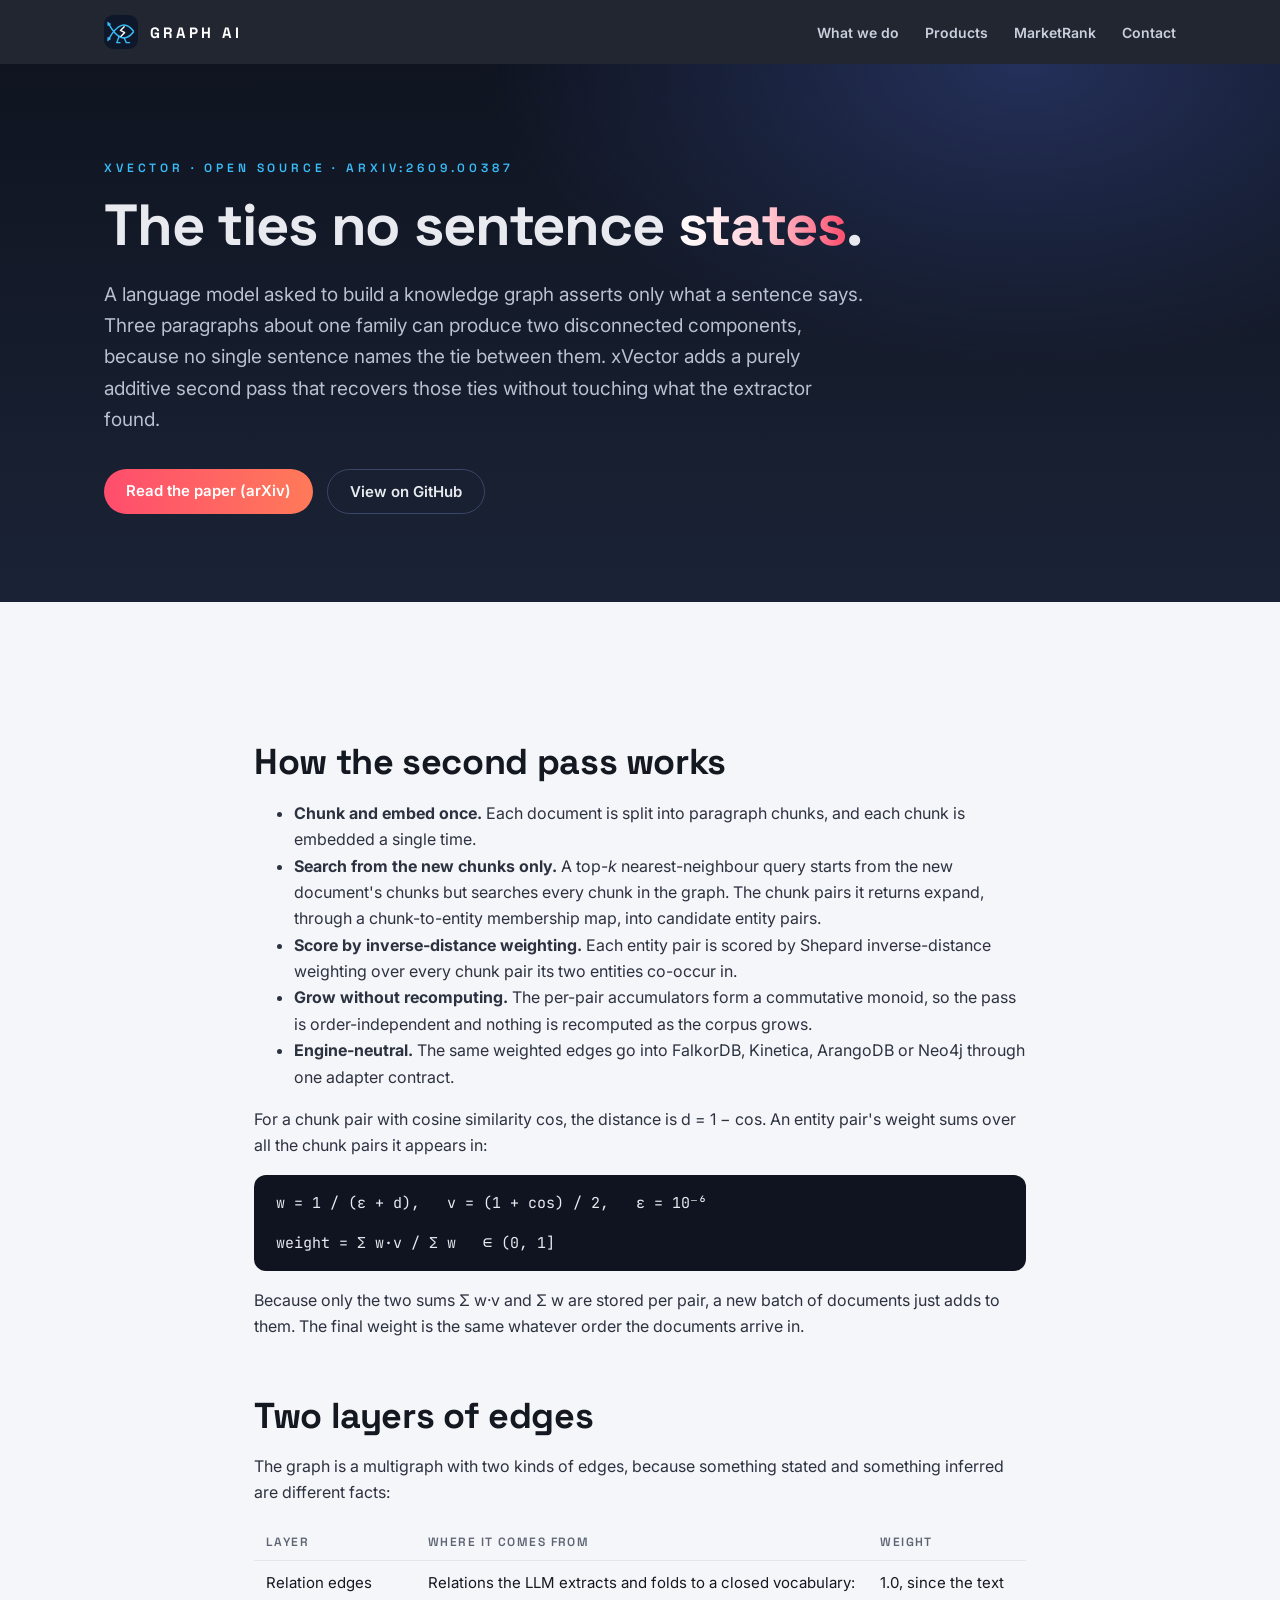
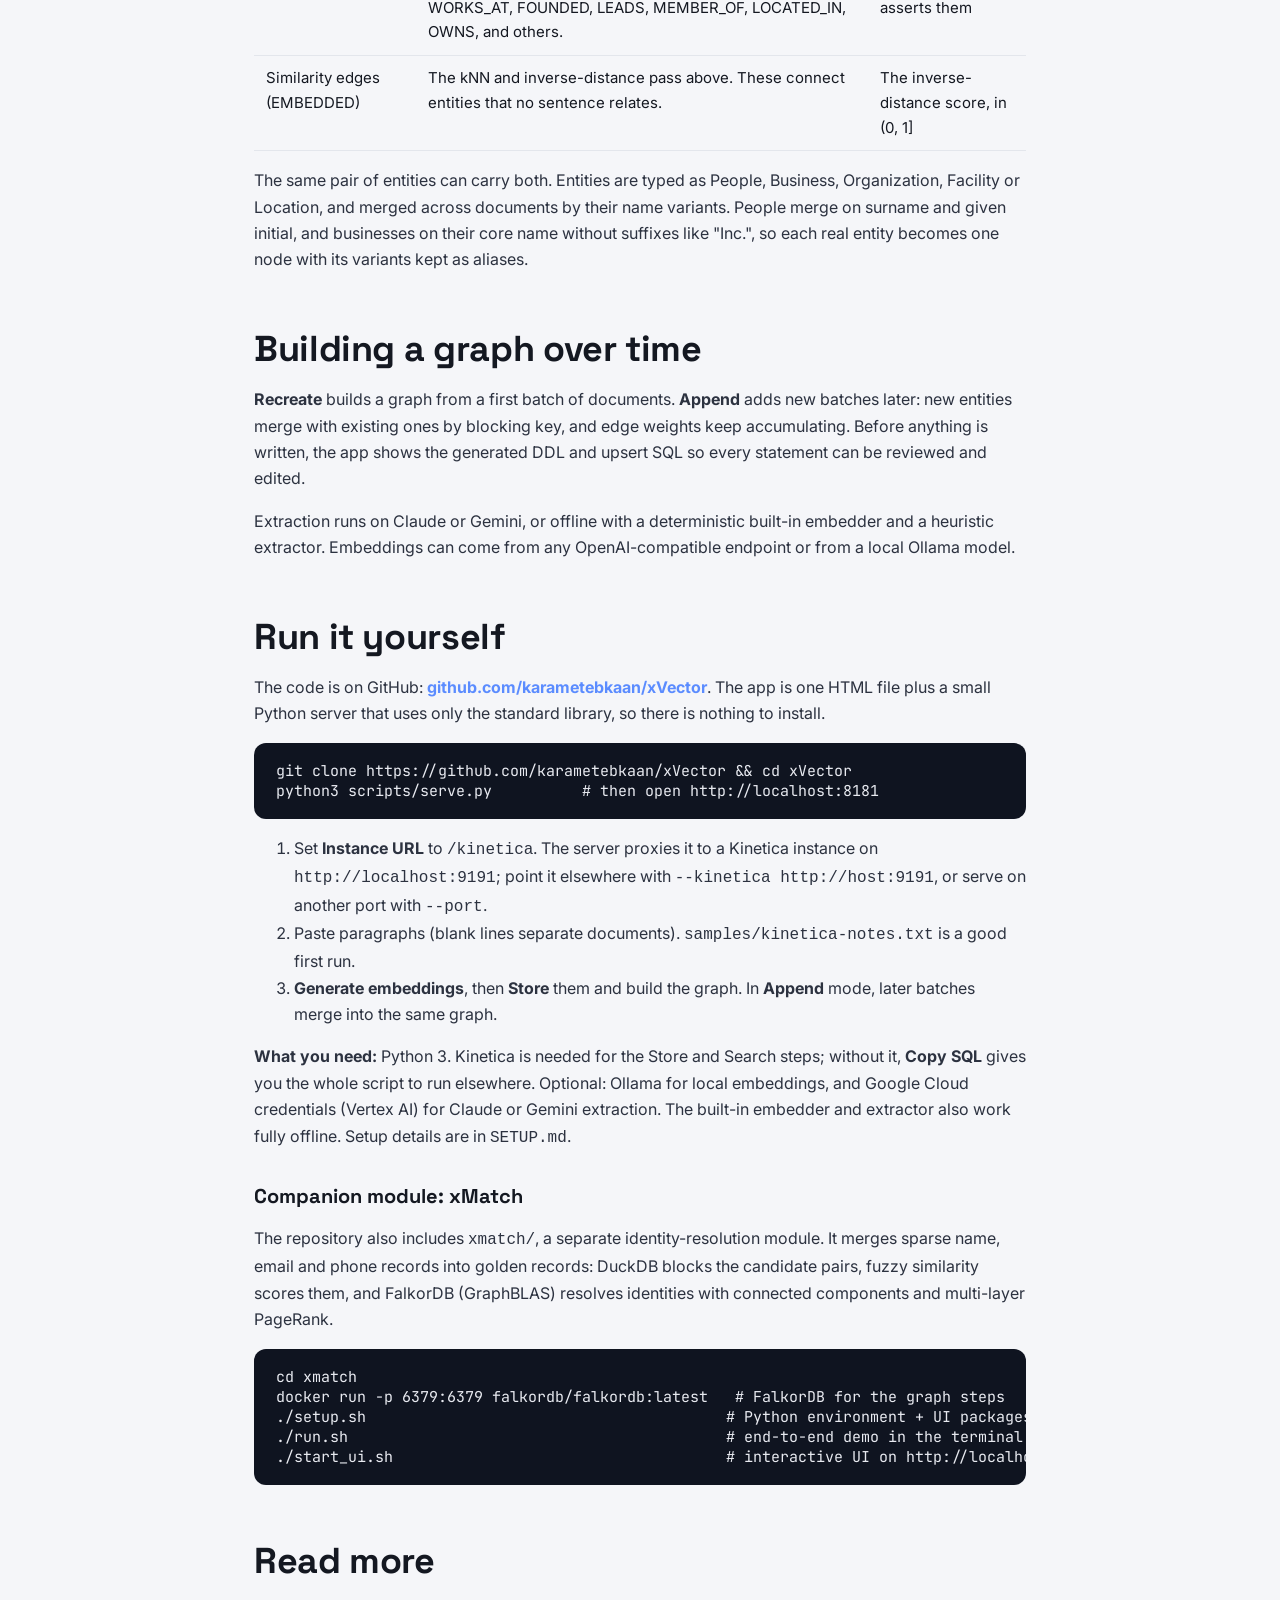
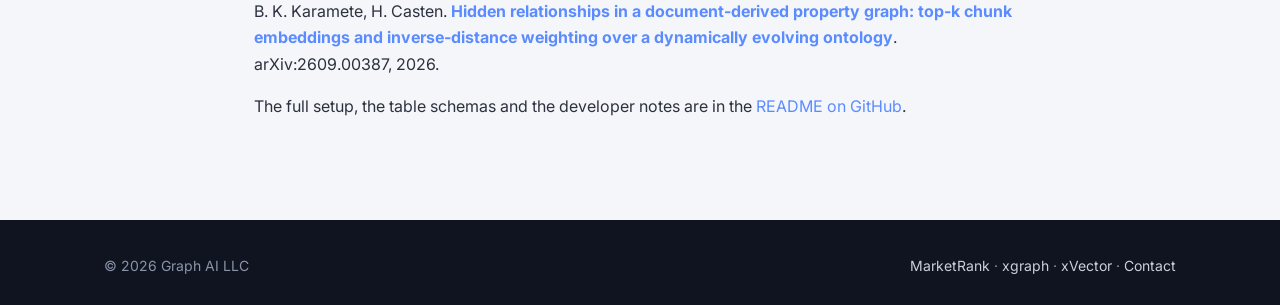
<file: xvector.html>
<!doctype html>
<html lang="en">
<head>
<meta charset="utf-8">
<meta name="viewport" content="width=device-width, initial-scale=1">
<title>xVector: hidden relationships in document graphs | Graph AI LLC</title>
<meta name="description" content="xVector is a kNN-based document entity and relationship extraction engine. A purely additive second pass uses top-k chunk embeddings and inverse-distance weighting to recover the ties between entities that no single sentence states. Paper: arXiv:2609.00387.">
<link rel="icon" type="image/svg+xml" href="assets/favicon.svg">
<link rel="icon" type="image/png" sizes="512x512" href="assets/icon-512.png">
<link rel="apple-touch-icon" sizes="180x180" href="assets/apple-touch-icon.png">
<link rel="preconnect" href="https://fonts.googleapis.com">
<link rel="preconnect" href="https://fonts.gstatic.com" crossorigin>
<link rel="stylesheet" href="https://fonts.googleapis.com/css2?family=Space+Grotesk:wght@500;600;700&family=Inter:wght@400;500;600&family=JetBrains+Mono:wght@400;600&display=swap">
<link rel="stylesheet" href="assets/site.css">
</head>
<body>

<nav class="nav">
  <div class="wrap">
    <a class="brand" href="index.html"><img src="assets/favicon.svg" alt=""><span>Graph AI</span></a>
    <ul>
      <li class="hide-sm"><a href="index.html#what">What we do</a></li>
      <li><a href="index.html#products">Products</a></li>
      <li><a href="marketrank.html">MarketRank</a></li>
      <li><a href="index.html#contact">Contact</a></li>
    </ul>
  </div>
</nav>

<header class="hero">
  <div class="wrap">
    <p class="eyebrow">xVector · Open source · arXiv:2609.00387</p>
    <h1>The ties no sentence <span class="grad">states</span>.</h1>
    <p class="lead">A language model asked to build a knowledge graph asserts only what a sentence says. Three paragraphs about one family can produce two disconnected components, because no single sentence names the tie between them. xVector adds a purely additive second pass that recovers those ties without touching what the extractor found.</p>
    <div class="btns">
      <a class="btn primary" href="https://arxiv.org/abs/2609.00387" target="_blank" rel="noopener">Read the paper (arXiv)</a>
      <a class="btn ghost" href="https://github.com/karametebkaan/xVector" target="_blank" rel="noopener">View on GitHub</a>
    </div>
  </div>
</header>

<section class="block">
  <div class="wrap prose">
    <h2>How the second pass works</h2>
    <ul>
      <li><strong>Chunk and embed once.</strong> Each document is split into paragraph chunks, and each chunk is embedded a single time.</li>
      <li><strong>Search from the new chunks only.</strong> A top-<em>k</em> nearest-neighbour query starts from the new document's chunks but searches every chunk in the graph. The chunk pairs it returns expand, through a chunk-to-entity membership map, into candidate entity pairs.</li>
      <li><strong>Score by inverse-distance weighting.</strong> Each entity pair is scored by Shepard inverse-distance weighting over every chunk pair its two entities co-occur in.</li>
      <li><strong>Grow without recomputing.</strong> The per-pair accumulators form a commutative monoid, so the pass is order-independent and nothing is recomputed as the corpus grows.</li>
      <li><strong>Engine-neutral.</strong> The same weighted edges go into FalkorDB, Kinetica, ArangoDB or Neo4j through one adapter contract.</li>
    </ul>
    <p>For a chunk pair with cosine similarity cos, the distance is d = 1 − cos. An entity pair's weight sums over all the chunk pairs it appears in:</p>
    <pre class="formula">w = 1 / (ε + d),   v = (1 + cos) / 2,   ε = 10⁻⁶

weight = Σ w·v / Σ w   ∈ (0, 1]</pre>
    <p>Because only the two sums Σ w·v and Σ w are stored per pair, a new batch of documents just adds to them. The final weight is the same whatever order the documents arrive in.</p>

    <h2>Two layers of edges</h2>
    <p>The graph is a multigraph with two kinds of edges, because something stated and something inferred are different facts:</p>
    <table class="results">
      <tr><th>Layer</th><th>Where it comes from</th><th>Weight</th></tr>
      <tr><td>Relation edges</td><td>Relations the LLM extracts and folds to a closed vocabulary: WORKS_AT, FOUNDED, LEADS, MEMBER_OF, LOCATED_IN, OWNS, and others.</td><td>1.0, since the text asserts them</td></tr>
      <tr><td>Similarity edges (EMBEDDED)</td><td>The kNN and inverse-distance pass above. These connect entities that no sentence relates.</td><td>The inverse-distance score, in (0, 1]</td></tr>
    </table>
    <p>The same pair of entities can carry both. Entities are typed as People, Business, Organization, Facility or Location, and merged across documents by their name variants. People merge on surname and given initial, and businesses on their core name without suffixes like "Inc.", so each real entity becomes one node with its variants kept as aliases.</p>

    <h2>Building a graph over time</h2>
    <p><strong>Recreate</strong> builds a graph from a first batch of documents. <strong>Append</strong> adds new batches later: new entities merge with existing ones by blocking key, and edge weights keep accumulating. Before anything is written, the app shows the generated DDL and upsert SQL so every statement can be reviewed and edited.</p>
    <p>Extraction runs on Claude or Gemini, or offline with a deterministic built-in embedder and a heuristic extractor. Embeddings can come from any OpenAI-compatible endpoint or from a local Ollama model.</p>

    <h2 id="run">Run it yourself</h2>
    <p>The code is on GitHub: <a href="https://github.com/karametebkaan/xVector" target="_blank" rel="noopener"><strong>github.com/karametebkaan/xVector</strong></a>. The app is one HTML file plus a small Python server that uses only the standard library, so there is nothing to install.</p>
    <pre class="formula">git clone https://github.com/karametebkaan/xVector &amp;&amp; cd xVector
python3 scripts/serve.py          # then open http://localhost:8181</pre>
    <ol>
      <li>Set <strong>Instance URL</strong> to <code>/kinetica</code>. The server proxies it to a Kinetica instance on <code>http://localhost:9191</code>; point it elsewhere with <code>--kinetica http://host:9191</code>, or serve on another port with <code>--port</code>.</li>
      <li>Paste paragraphs (blank lines separate documents). <code>samples/kinetica-notes.txt</code> is a good first run.</li>
      <li><strong>Generate embeddings</strong>, then <strong>Store</strong> them and build the graph. In <strong>Append</strong> mode, later batches merge into the same graph.</li>
    </ol>
    <p><strong>What you need:</strong> Python 3. Kinetica is needed for the Store and Search steps; without it, <strong>Copy SQL</strong> gives you the whole script to run elsewhere. Optional: Ollama for local embeddings, and Google Cloud credentials (Vertex AI) for Claude or Gemini extraction. The built-in embedder and extractor also work fully offline. Setup details are in <code>SETUP.md</code>.</p>

    <h3>Companion module: xMatch</h3>
    <p>The repository also includes <code>xmatch/</code>, a separate identity-resolution module. It merges sparse name, email and phone records into golden records: DuckDB blocks the candidate pairs, fuzzy similarity scores them, and FalkorDB (GraphBLAS) resolves identities with connected components and multi-layer PageRank.</p>
    <pre class="formula">cd xmatch
docker run -p 6379:6379 falkordb/falkordb:latest   # FalkorDB for the graph steps
./setup.sh                                        # Python environment + UI packages
./run.sh                                          # end-to-end demo in the terminal
./start_ui.sh                                     # interactive UI on http://localhost:5173</pre>

    <h2>Read more</h2>
    <p>B. K. Karamete, H. Casten. <a href="https://arxiv.org/abs/2609.00387" target="_blank" rel="noopener"><strong>Hidden relationships in a document-derived property graph: top-k chunk embeddings and inverse-distance weighting over a dynamically evolving ontology</strong></a>. arXiv:2609.00387, 2026.</p>
    <p>The full setup, the table schemas and the developer notes are in the <a href="https://github.com/karametebkaan/xVector" target="_blank" rel="noopener">README on GitHub</a>.</p>
  </div>
</section>

<footer>
  <div class="wrap">
    <span>© 2026 Graph AI LLC</span>
    <span><a href="marketrank.html">MarketRank</a> · <a href="xgraph.html">xgraph</a> · <a href="xvector.html">xVector</a> · <a href="index.html#contact">Contact</a></span>
  </div>
</footer>
</body>
</html>
</file>
<file: assets/site.css>
:root {
  --navy: #0f1420; --navy2: #1a2336; --ink: #141821; --muted: #5d6474; --line: #e3e6ec; --bg: #f5f6f9;
  --red: #ff4d6d; --red2: #ff7a59; --blue: #5b8cff; --sky: #38bdf8;
  --display: 'Space Grotesk', Inter, system-ui, sans-serif;
  --sans: Inter, system-ui, -apple-system, 'Segoe UI', sans-serif;
  --mono: 'JetBrains Mono', ui-monospace, SFMono-Regular, Menlo, monospace;
}
* { box-sizing: border-box; }
html { scroll-behavior: smooth; }
body { margin: 0; font: 16px/1.65 var(--sans); color: var(--ink); background: var(--bg); }
img { max-width: 100%; display: block; }
a { color: var(--blue); text-decoration: none; }
a:hover { text-decoration: underline; }
.wrap { max-width: 1120px; margin: 0 auto; padding: 0 24px; }

/* nav */
.nav { position: sticky; top: 0; z-index: 10; background: rgba(15, 20, 32, .92); backdrop-filter: blur(10px); -webkit-backdrop-filter: blur(10px); }
.nav .wrap { display: flex; align-items: center; justify-content: space-between; height: 64px; }
.brand { display: flex; align-items: center; gap: 12px; color: #fff; }
.brand:hover { text-decoration: none; }
.brand img { width: 34px; height: 34px; border-radius: 9px; }
.brand span { font: 700 15px var(--display); letter-spacing: .22em; text-transform: uppercase; }
.nav ul { list-style: none; display: flex; gap: 26px; margin: 0; padding: 0; }
.nav ul a { color: #c9cfdc; font: 600 14px var(--sans); }
.nav ul a:hover { color: #fff; text-decoration: none; }

/* hero */
.hero { background: radial-gradient(900px 500px at 80% 0%, #24305a 0%, transparent 60%), linear-gradient(180deg, var(--navy) 0%, var(--navy2) 100%); color: #e8eaf0; padding: 96px 0 88px; }
.eyebrow { font: 600 12px var(--display); letter-spacing: .32em; text-transform: uppercase; color: var(--sky); margin: 0 0 18px; }
.hero h1 { font: 700 clamp(34px, 5vw, 58px)/1.08 var(--display); letter-spacing: -.02em; margin: 0 0 22px; max-width: 900px; }
.hero h1 .grad { background: linear-gradient(90deg, #ffffff 0%, #ffd1da 50%, var(--red) 100%); -webkit-background-clip: text; background-clip: text; color: transparent; }
.hero p.lead { font-size: 19px; color: #b9c0d0; max-width: 760px; margin: 0 0 34px; }
.btns { display: flex; flex-wrap: wrap; gap: 14px; }
.btn { display: inline-block; padding: 12px 22px; border-radius: 999px; font: 600 15px var(--sans); }
.btn:hover { text-decoration: none; filter: brightness(1.08); }
.btn.primary { background: linear-gradient(90deg, var(--red), var(--red2)); color: #fff; }
.btn.ghost { border: 1px solid #3a4766; color: #e8eaf0; }

/* sections */
section.block { padding: 84px 0; }
section.block.alt { background: #fff; }
h2 { font: 700 clamp(26px, 3.2vw, 36px)/1.15 var(--display); letter-spacing: -.01em; margin: 0 0 14px; }
.sub { color: var(--muted); max-width: 760px; margin: 0 0 40px; font-size: 17px; }
.grid3 { display: grid; grid-template-columns: repeat(auto-fit, minmax(260px, 1fr)); gap: 22px; }
.card { background: #fff; border: 1px solid var(--line); border-radius: 16px; padding: 26px; box-shadow: 0 8px 24px rgba(20, 24, 33, .05); }
section.block.alt .card { background: var(--bg); }
.card h3 { font: 700 18px var(--display); margin: 0 0 8px; }
.card p { margin: 0; color: var(--muted); font-size: 15px; }
.icon { width: 40px; height: 40px; border-radius: 10px; display: grid; place-items: center; margin-bottom: 14px; font-size: 20px;
  background: linear-gradient(135deg, rgba(91, 140, 255, .15), rgba(255, 77, 109, .15)); }

/* feature */
.feature { display: grid; grid-template-columns: 1.05fr 1fr; gap: 44px; align-items: center; }
.feature .shot { border-radius: 16px; overflow: hidden; box-shadow: 0 24px 60px rgba(15, 20, 32, .25); border: 1px solid #263047; }
.tag { display: inline-block; font: 600 11px var(--display); letter-spacing: .2em; text-transform: uppercase; color: var(--red);
  background: rgba(255, 77, 109, .1); padding: 5px 10px; border-radius: 999px; margin-bottom: 14px; }
.ticks { list-style: none; padding: 0; margin: 18px 0 28px; }
.ticks li { padding-left: 26px; position: relative; margin: 8px 0; color: #303644; }
.ticks li::before { content: ''; position: absolute; left: 0; top: .6em; width: 12px; height: 12px; border-radius: 50%;
  background: linear-gradient(135deg, var(--red), var(--blue)); }
.feature .btn.ghost { color: var(--ink); border-color: #c8ccd6; }

/* prose page */
.prose { max-width: 820px; }
.prose h2 { margin-top: 56px; }
.prose h3 { font: 700 20px var(--display); margin: 32px 0 8px; }
.prose p, .prose li { color: #2c3240; }
.formula { font: 15px var(--mono); background: var(--navy); color: #e8eaf0; padding: 18px 22px; border-radius: 12px; overflow-x: auto; }
figure { margin: 34px 0; }
figure img { border-radius: 14px; border: 1px solid var(--line); box-shadow: 0 16px 40px rgba(15, 20, 32, .12); }
figcaption { color: var(--muted); font-size: 14px; margin-top: 10px; }
.results { width: 100%; border-collapse: collapse; margin: 18px 0 8px; font-size: 15px; }
.results th, .results td { text-align: left; padding: 10px 12px; border-bottom: 1px solid var(--line); vertical-align: top; }
.results th { font: 600 12px var(--display); letter-spacing: .12em; text-transform: uppercase; color: var(--muted); }
.note { background: #fff7e8; border: 1px solid #f3dcae; border-radius: 12px; padding: 16px 20px; color: #5b4a24; font-size: 14.5px; }

/* contact + footer */
.contact { text-align: center; }
.contact .sub { margin: 0 auto 26px; }
footer { background: var(--navy); color: #8b93a7; padding: 34px 0; font-size: 14px; }
footer .wrap { display: flex; flex-wrap: wrap; justify-content: space-between; gap: 12px; }
footer a { color: #c9cfdc; }

@media (max-width: 860px) {
  .feature { grid-template-columns: 1fr; }
  .nav ul { gap: 16px; }
  .nav ul li.hide-sm { display: none; }
  .hero { padding: 72px 0 64px; }
}

/* products */
.products .product { display: flex; flex-direction: column; color: inherit; transition: transform .15s, box-shadow .15s; }
.products .product:hover { text-decoration: none; transform: translateY(-3px); box-shadow: 0 16px 36px rgba(20, 24, 33, .12); }
.products .tag { align-self: flex-start; }
.tag-blue { color: var(--blue); background: rgba(91, 140, 255, .12); }
.kicker { font: 600 14px var(--sans); color: var(--ink) !important; margin: 0 0 10px !important; }
.product .more { margin-top: auto; padding-top: 16px; font: 600 14px var(--sans); color: var(--blue); }
.feature .shot video, video.demo { width: 100%; display: block; background: var(--navy); }
video.demo { border-radius: 14px; border: 1px solid var(--line); box-shadow: 0 16px 40px rgba(15, 20, 32, .12); }
.product .more a { color: var(--blue); }
.products .card.product:not(a):hover { transform: none; }
.publications { margin-top: 26px; font-size: 15px; color: var(--muted); }
.publications li { margin: 6px 0; }

.product h3 a { color: var(--ink); }
.product h3 a:hover { color: var(--blue); text-decoration: none; }
.feature-stack { grid-template-columns: 1fr; gap: 0; }
.feature-stack .sub, .feature-stack .ticks { max-width: 900px; }
.shot-wide { margin-top: 36px; border-radius: 16px; overflow: hidden; box-shadow: 0 24px 60px rgba(15, 20, 32, .25); border: 1px solid #263047; }
.shot-wide video { width: 100%; display: block; background: var(--navy); }
</file>
